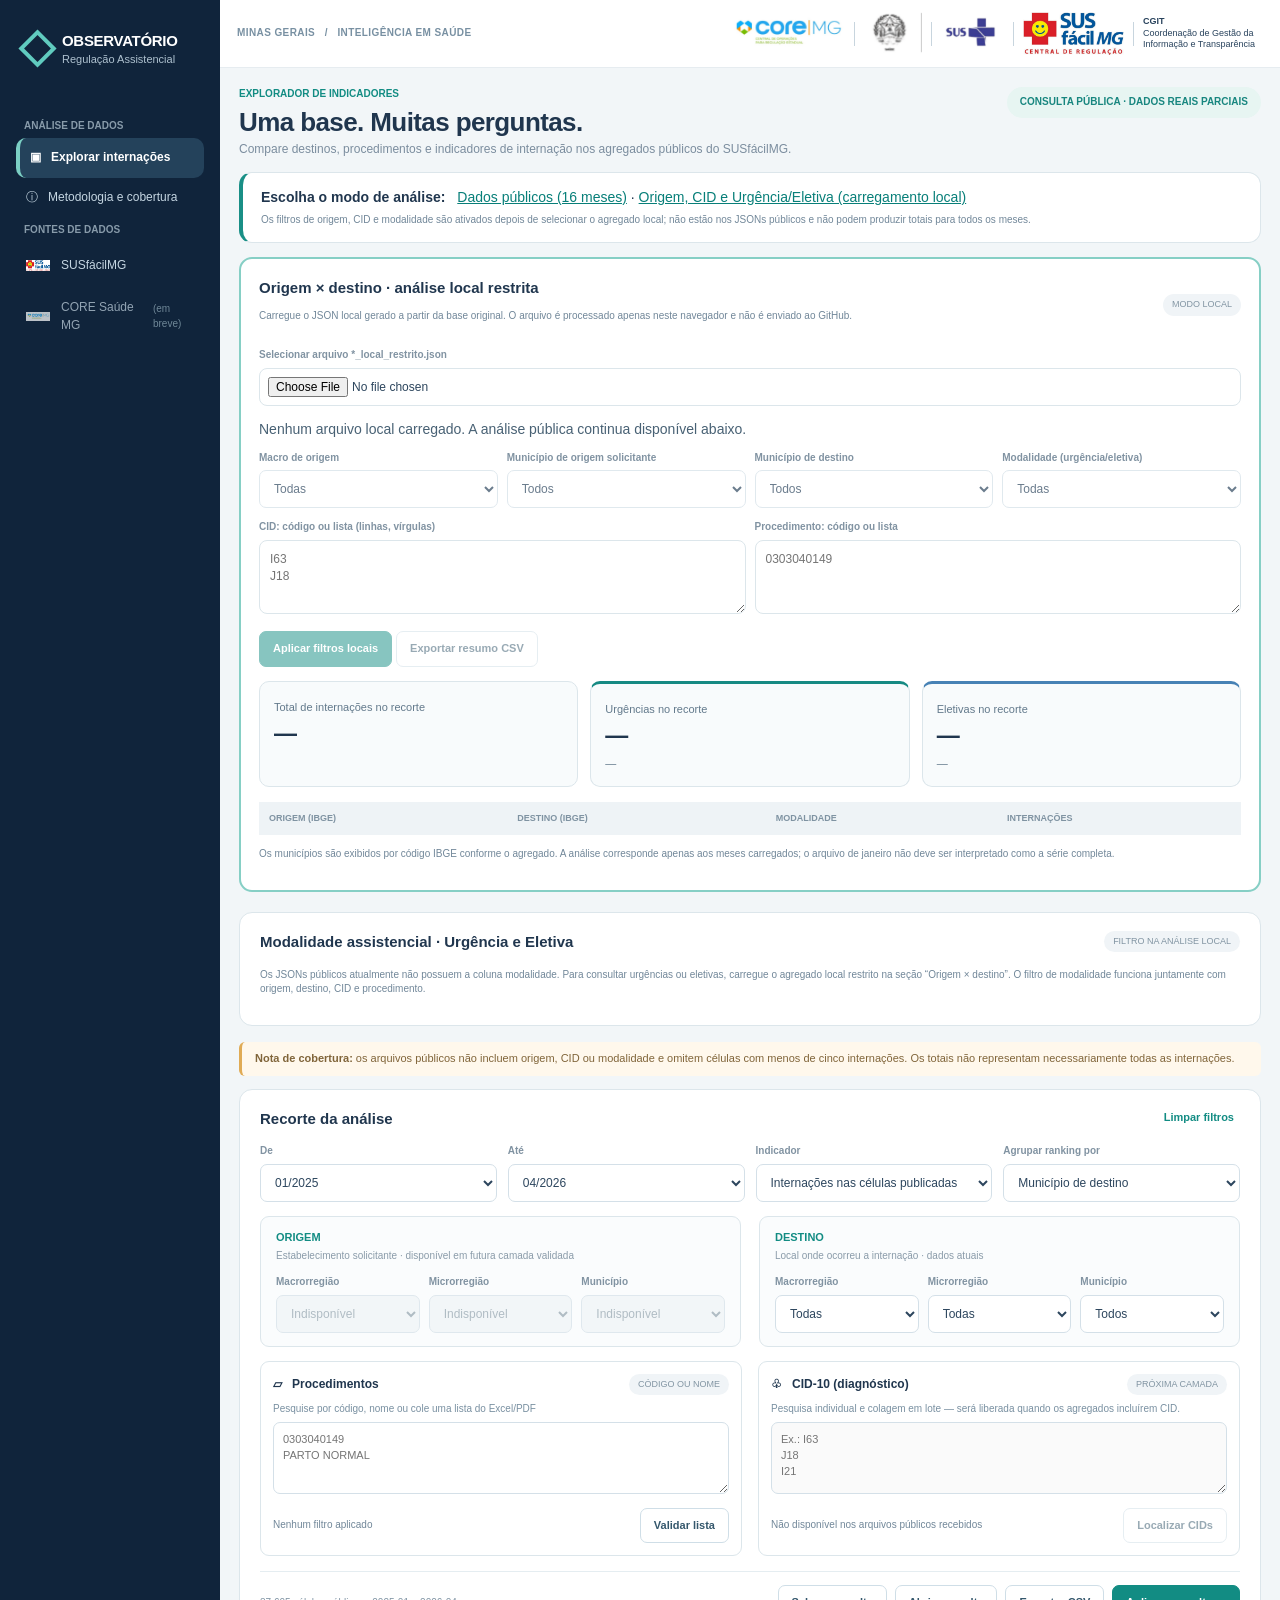
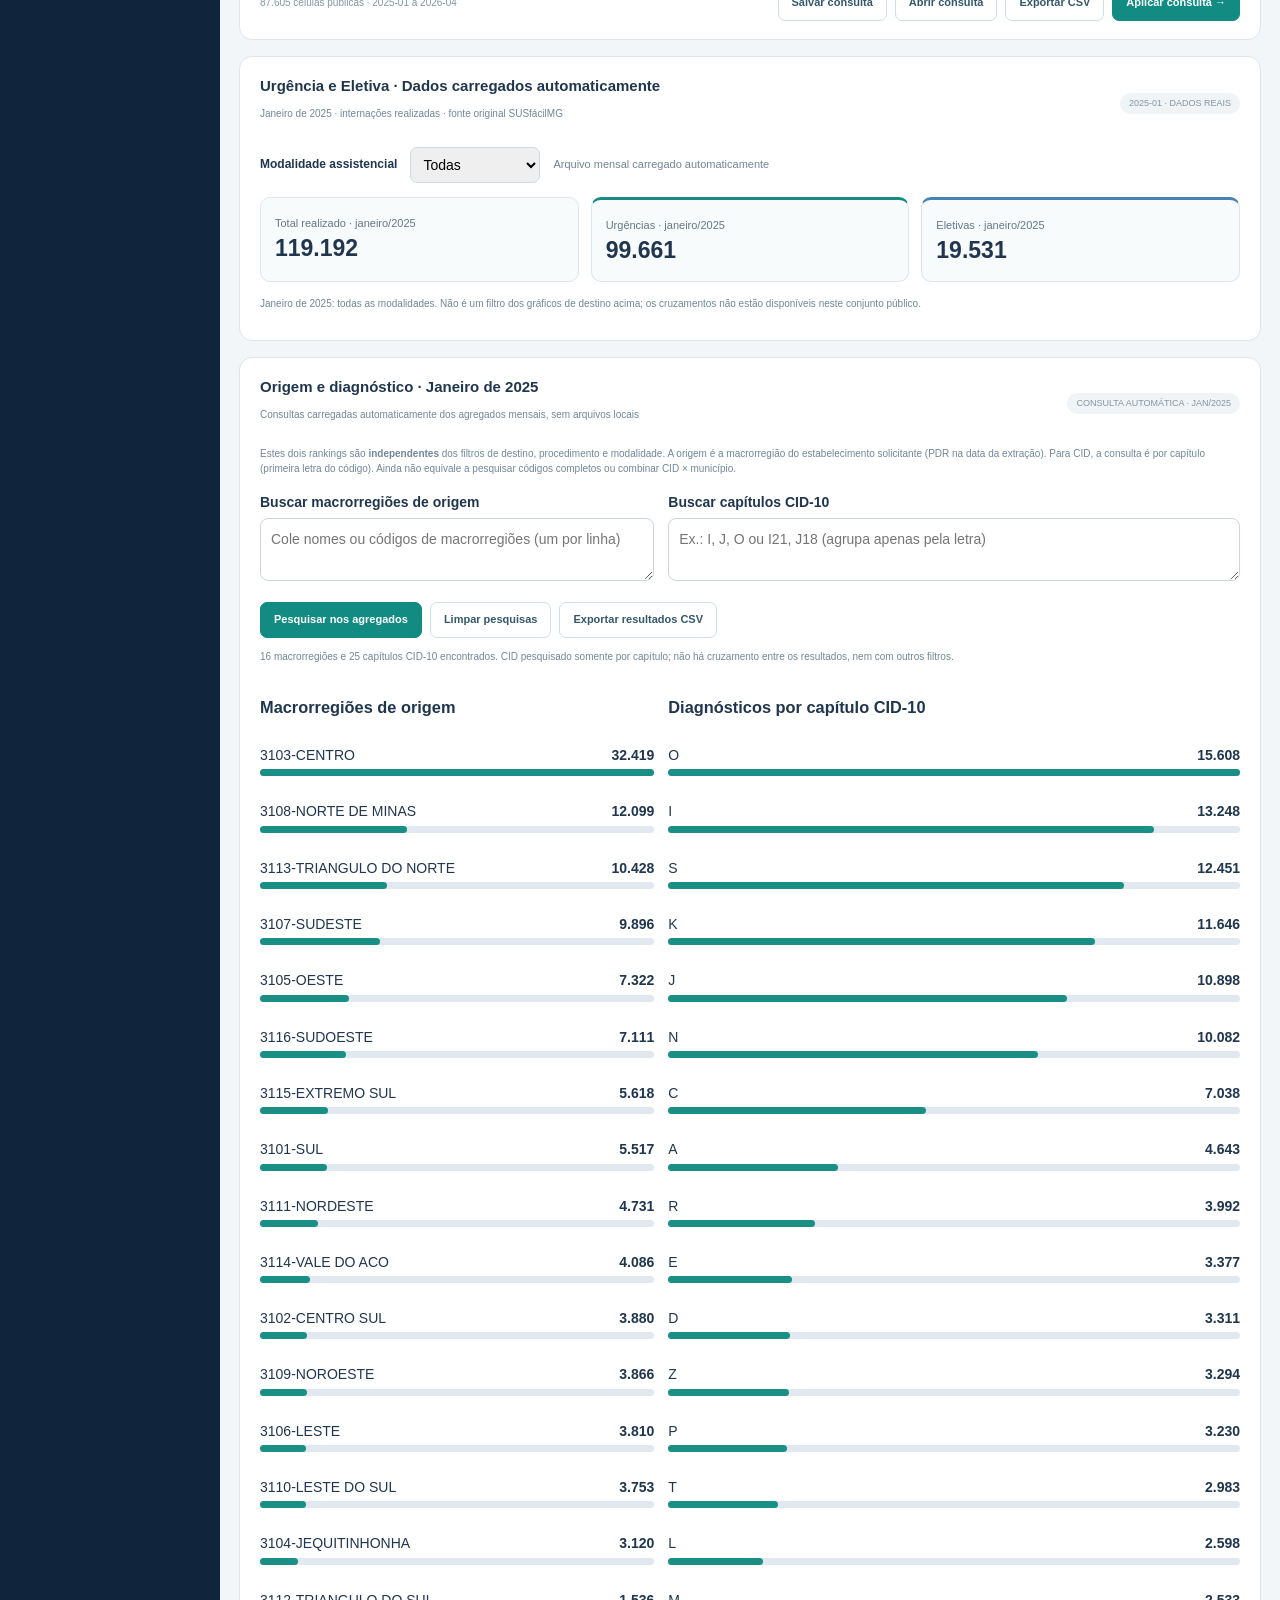
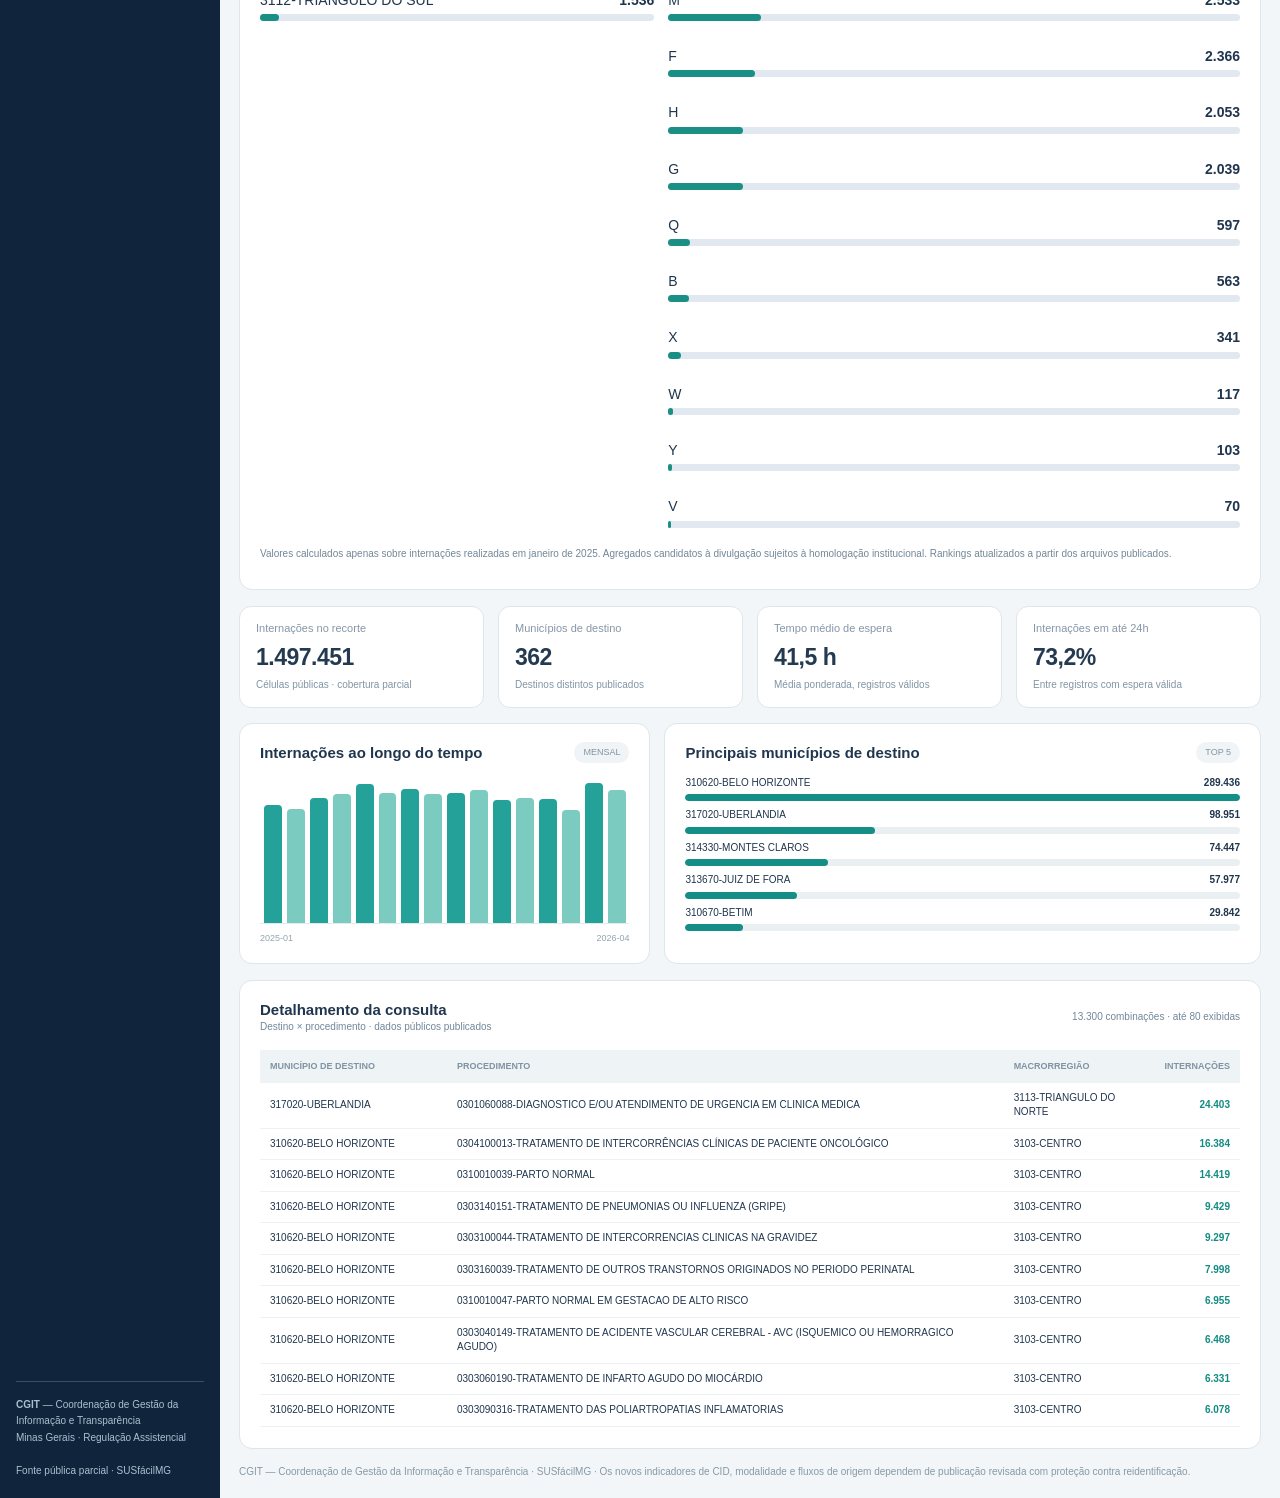
<file: index.html>
<!doctype html>
<html lang="pt-BR"><head><meta charset="utf-8"><meta name="viewport" content="width=device-width, initial-scale=1"><title>Observatório | Regulação Assistencial</title>
<style>
:root{--navy:#10243b;--navy2:#193450;--ink:#20364e;--muted:#7b8d9e;--line:#dce6eb;--bg:#f2f6f8;--teal:#128c83;--mint:#7bcfc4;--white:#fff;--warm:#fff8ec}*{box-sizing:border-box}html{scroll-behavior:smooth}body{margin:0;color:var(--ink);background:var(--bg);font:14px/1.45 Inter,Arial,Helvetica,sans-serif}button,input,select,textarea{font:inherit}button{cursor:pointer}button:disabled{cursor:not-allowed;opacity:.5}button:focus-visible,select:focus-visible,textarea:focus-visible,input:focus-visible,a:focus-visible{outline:3px solid #6bd6c7;outline-offset:2px}a{color:inherit}.layout{display:grid;grid-template-columns:220px minmax(0,1fr);min-height:100vh}.sidebar{background:var(--navy);color:#dce8ee;display:flex;flex-direction:column;padding:30px 16px 19px;gap:22px;min-height:100vh}.identity{display:flex;align-items:center;gap:11px;padding:0 8px 23px}.diamond{width:27px;height:27px;border:4px solid #60cbbf;transform:rotate(45deg);flex:0 0 auto}.identity b{font-size:15px;color:white;letter-spacing:-.3px}.identity small{display:block;color:#aec1cf;font-size:11px}.menu-label{font-size:10px;color:#889baa;font-weight:700;margin:6px 8px 5px;text-transform:uppercase}.side-link{border:0;background:none;color:#c5d6e2;width:100%;text-align:left;display:flex;align-items:center;gap:11px;padding:11px 10px;border-radius:10px;font-size:12px;text-decoration:none;min-height:39px}.side-link:hover{background:#1a3853}.side-link.active{background:#24425b;border-left:4px solid var(--mint);color:#fff;font-weight:700}.side-link svg{width:17px;height:17px;flex:0 0 auto}.side-link .logomark{width:24px;height:24px;object-fit:contain;border-radius:4px}.side-link.subtle{opacity:.72}.side-link .note{color:#94aebb;font-size:10px}.side-sources{margin-top:11px;border-top:1px solid #345067;padding-top:14px}.sidebar-bottom{margin-top:auto;border-top:1px solid #365068;padding-top:15px;font-size:10px;color:#abc0d0;line-height:1.65}.page{min-width:0}.topbar{min-height:68px;padding:10px 26px;background:#fff;border-bottom:1px solid #e6ecf0;display:flex;align-items:center;justify-content:space-between;gap:20px}.crumb{color:#7890a2;text-transform:uppercase;font-size:10px;letter-spacing:.4px;font-weight:800;white-space:nowrap}.partners{display:flex;align-items:center;gap:16px;min-width:0}.partners .partner{display:flex;align-items:center;justify-content:center;max-width:170px;height:46px}.partners img{max-width:100%;max-height:44px;object-fit:contain}.partners .sus{width:63px}.partners .gov{width:58px;max-height:46px}.partner-division{height:28px;width:1px;background:#c8d5de}.owner-top{font-size:10px;line-height:1.3;font-weight:800;color:#29435d;max-width:178px}.content{padding:24px;max-width:1600px;margin:0 auto}.overline{color:var(--teal);font-weight:800;font-size:10px;text-transform:uppercase}.intro{display:flex;justify-content:space-between;align-items:flex-start;gap:14px;margin-bottom:14px}.intro h1{font-size:26px;letter-spacing:-.6px;line-height:1.2;margin:5px 0 3px}.intro p{margin:0;color:var(--muted);font-size:12px}.pill{background:#e7f5f2;color:#18867f;padding:8px 13px;border-radius:999px;white-space:nowrap;font-weight:700;font-size:10px}.panel{background:#fff;border:1px solid var(--line);border-radius:13px;padding:18px 20px;margin-bottom:16px}.panel h2{font-size:15px;margin:0;color:var(--ink)}.panel-header{display:flex;align-items:center;justify-content:space-between;gap:10px;margin-bottom:15px}.linkbtn{border:0;background:none;color:var(--teal);font-weight:700;font-size:11px}.filter-top{display:grid;grid-template-columns:repeat(4,minmax(0,1fr));gap:11px;margin-bottom:14px}.field label{display:block;font-size:10px;color:#8193a2;font-weight:800;margin-bottom:5px}.field select,.field textarea,.field input{width:100%;background:#fff;color:#2d465e;border:1px solid #d4e0e8;border-radius:7px;padding:10px;font-size:12px;min-height:37px}.field textarea{resize:vertical;min-height:74px}.territory-row{display:grid;grid-template-columns:1fr 1fr;gap:18px}.territory{border:1px solid var(--line);background:#fafcfd;border-radius:9px;padding:13px 15px;min-height:110px}.territory h3{font-size:11px;color:var(--teal);margin:0 0 3px}.territory p{font-size:10px;color:#8a9ba9;margin:0 0 12px}.territory-grid{display:grid;grid-template-columns:repeat(3,minmax(0,1fr));gap:9px}.territory-grid.four{grid-template-columns:repeat(4,minmax(0,1fr))}.hint{font-size:10px;color:#718799}.disabled-field select{background:#f0f4f6;color:#91a2ad}.catalogs{display:grid;grid-template-columns:1fr 1fr;gap:16px;margin-top:14px}.catalog{border:1px solid var(--line);border-radius:9px;padding:12px;background:#fff}.catalog-head{display:flex;justify-content:space-between;align-items:center;gap:7px;margin-bottom:7px}.catalog-head h3{font-size:12px;margin:0}.catalog .caption{font-size:10px;color:#7990a1;margin:4px 0 6px}.catalog textarea{width:100%;min-height:72px;border-radius:7px;border:1px solid #d4e0e8;padding:9px;font-size:11px;resize:vertical}.catalog .mini-actions{display:flex;justify-content:space-between;gap:8px;margin-top:8px;align-items:center}.small{font-size:11px}.btn{background:var(--teal);color:#fff;border:1px solid var(--teal);padding:9px 13px;border-radius:7px;font-weight:700;font-size:11px}.btn.secondary{background:#fff;color:#34576c;border-color:#cfdee7}.btn:focus-visible{outline:3px solid #65d2c8}.btnrow{display:flex;gap:8px;align-items:center;justify-content:flex-end;flex-wrap:wrap}.actions{border-top:1px solid #e5edf1;padding-top:13px;margin-top:15px;display:flex;gap:10px;justify-content:space-between;align-items:center;flex-wrap:wrap}.actions .left{font-size:10px;color:#8296a5}.notice{border-left:3px solid #e0ab55;background:var(--warm);padding:9px 13px;border-radius:6px;color:#80653a;font-size:11px;margin-bottom:13px}.metric-grid{display:grid;grid-template-columns:repeat(4,minmax(0,1fr));gap:14px}.metric{background:#fff;border:1px solid var(--line);border-radius:12px;padding:14px 16px;min-height:96px}.metric .label{font-size:11px;color:#8596a6}.metric .value{font-size:23px;font-weight:800;color:#243a50;letter-spacing:-.5px;margin:4px 0}.metric .foot{font-size:10px;color:#8195a4}.viz-grid{display:grid;grid-template-columns:1fr 1.45fr;gap:14px;margin-top:15px}.viz{min-height:235px}.viz-header{display:flex;justify-content:space-between;align-items:center;margin-bottom:12px}.tiny-tag{font-size:9px;border-radius:20px;background:#f0f4f7;color:#8194a2;padding:4px 9px}.barset{display:flex;align-items:flex-end;gap:5px;height:148px;border-bottom:1px solid #e3eaee;padding:7px 4px 0}.vertical{flex:1;border-radius:4px 4px 0 0;background:#24a198;min-width:3px;position:relative}.vertical:nth-child(even){background:#7bcbc0}.vertical:hover:after{content:attr(data-label);position:absolute;bottom:100%;left:50%;transform:translateX(-50%);background:#233a50;color:white;font-size:10px;padding:3px 5px;border-radius:4px;white-space:nowrap}.chart-axis{display:flex;justify-content:space-between;color:#93a4ae;font-size:9px;margin-top:8px}.rank{display:grid;gap:7px}.rank-item .names{display:flex;justify-content:space-between;gap:8px;font-size:10px}.rank-item .names b{font-weight:800}.track{background:#eaf0f1;height:7px;border-radius:10px;overflow:hidden;margin-top:4px}.track span{display:block;background:#158e87;height:100%;border-radius:10px}.data-table{width:100%;border-collapse:collapse;font-size:10px}.data-table th{background:#eef3f6;color:#7f93a2;text-transform:uppercase;font-size:9px;text-align:left;padding:10px}.data-table td{padding:8px 10px;border-bottom:1px solid #edf1f3}.data-table td:last-child{text-align:right;font-weight:700;color:var(--teal)}.table-scroll{overflow-x:auto;max-height:380px;overflow-y:auto}.footnote{font-size:10px;color:#8799a7;margin:9px 0 0}.hidden{display:none!important}.loading{color:#748899;font-size:12px}.warning{color:#86673c}.nav-view{display:none}.nav-view.current{display:block}.saved{background:#f2f7f8;padding:10px;border-radius:8px;margin-top:7px;font-size:11px;color:#466377}.logo-strip-mobile{display:none}@media(max-width:1370px){.partners{gap:9px}.partner-division{height:24px}.partners .partner{max-width:120px}.owner-top{max-width:120px;font-size:9px}.topbar{padding:10px 17px}.content{padding:19px}}@media(max-width:1080px){.layout{grid-template-columns:192px minmax(0,1fr)}.sidebar{padding:24px 10px}.territory-row,.catalogs,.viz-grid{grid-template-columns:1fr}.metric-grid{grid-template-columns:repeat(2,1fr)}.topbar .crumb{display:none}.partners{justify-content:space-between;width:100%}}@media(max-width:650px){.layout{display:block}.sidebar{min-height:auto;padding:15px}.identity{padding:0}.side-menu{display:flex;flex-wrap:wrap;gap:3px}.side-link{width:auto;padding:9px;font-size:11px}.side-sources,.sidebar-bottom,.menu-label{display:none}.topbar{padding:8px 12px;overflow:auto}.partners{gap:8px}.partners .partner{min-width:55px}.partners .owner-top{display:none}.content{padding:13px}.intro h1{font-size:23px}.intro{flex-wrap:wrap}.filter-top{grid-template-columns:1fr 1fr}.territory-grid,.territory-grid.four{grid-template-columns:1fr 1fr}.metric-grid{grid-template-columns:1fr 1fr;gap:7px}.metric .value{font-size:19px}.panel{padding:13px}.actions{justify-content:flex-start}.btnrow{justify-content:flex-start}}

.modality-kpis{display:grid;grid-template-columns:repeat(3,minmax(0,1fr));gap:12px;margin:12px 0 15px}
.modality-kpi{border:1px solid #dce6eb;border-radius:10px;padding:14px;background:#f8fbfc}
.modality-kpi strong{font-size:23px;display:block;color:#20364e}
.modality-kpi span{font-size:11px;color:#62798b}
.modality-kpi.urg{border-top:3px solid #168a83}.modality-kpi.ele{border-top:3px solid #4782b5}
@media(max-width:720px){.modality-kpis{grid-template-columns:1fr}}

.modality-public-controls{display:flex;align-items:center;gap:13px;flex-wrap:wrap;margin-bottom:14px}.modality-public-controls label{font-weight:700;font-size:12px}.modality-public-controls select{padding:8px;border:1px solid #ccdce4;border-radius:7px;min-width:130px}.modality-public-controls span{font-size:11px;color:#728595}.modality-public-controls select:focus-visible{outline:3px solid #6bd6c7}.modality-public-controls select:disabled{opacity:.55}
</style></head>
<body><div class="layout"><aside class="sidebar"><div class="identity"><span class="diamond" aria-hidden="true"></span><div><b>OBSERVATÓRIO</b><small>Regulação Assistencial</small></div></div>
<div class="side-menu"><div class="menu-label">ANÁLISE DE DADOS</div><a class="side-link active" href="#explorar" id="navExplore">▣ &nbsp; Explorar internações</a><a class="side-link" href="#metodologia" id="navMethod">ⓘ &nbsp; Metodologia e cobertura</a><div class="menu-label">FONTES DE DADOS</div><a class="side-link" href="#explorar"><img class="logomark" src="assets/susfacil.jpeg" alt="Símbolo SUSfácilMG"> SUSfácilMG</a><div class="side-link subtle" title="Integração futura"><img class="logomark" src="assets/core.png" alt="Símbolo CORE Saúde MG"> CORE Saúde MG <span class="note">(em breve)</span></div></div>
<div class="sidebar-bottom"><strong>CGIT</strong> — Coordenação de Gestão da Informação e Transparência<br>Minas Gerais · Regulação Assistencial<br><br>Fonte pública parcial · SUSfácilMG</div></aside>
<div class="page"><header class="topbar"><span class="crumb">MINAS GERAIS &nbsp; / &nbsp; INTELIGÊNCIA EM SAÚDE</span><div class="partners"><span class="partner"><img src="assets/core.png" alt="CORE MG"></span><i class="partner-division"></i><span class="partner"><img class="gov" src="[data-uri]" alt="Brasão de Minas Gerais" onerror="this.style.display='none';this.nextElementSibling.style.display='block'"><strong style="display:none;font-size:10px">MINAS GERAIS</strong></span><i class="partner-division"></i><span class="partner"><img class="sus" src="[data-uri]" alt="SUS" onerror="this.style.display='none';this.nextElementSibling.style.display='block'"><strong style="display:none;color:#334f9e">SUS</strong></span><i class="partner-division"></i><span class="partner"><img src="assets/susfacil.jpeg" alt="SUSfácilMG"></span><i class="partner-division"></i><div class="owner-top">CGIT<br><span style="font-weight:500">Coordenação de Gestão da Informação e Transparência</span></div></div></header>
<main class="content" id="explorar"><section id="mainView" class="nav-view current"><div class="intro"><div><div class="overline">EXPLORADOR DE INDICADORES</div><h1>Uma base. Muitas perguntas.</h1><p>Compare destinos, procedimentos e indicadores de internação nos agregados públicos do SUSfácilMG.</p></div><span class="pill">CONSULTA PÚBLICA · DADOS REAIS PARCIAIS</span></div>

<div class="panel" style="margin:12px 0;padding:14px 18px;border-left:4px solid #198f86"><strong>Escolha o modo de análise:</strong> <a href="#recorte-publico" style="color:#087f79;text-decoration:underline;margin-left:8px">Dados públicos (16 meses)</a> · <a href="#analiseLocal" style="color:#087f79;text-decoration:underline">Origem, CID e Urgência/Eletiva (carregamento local)</a><p class="hint" style="margin:6px 0 0">Os filtros de origem, CID e modalidade são ativados depois de selecionar o agregado local; não estão nos JSONs públicos e não podem produzir totais para todos os meses.</p></div>
<section class="panel" id="analiseLocal" style="margin:14px 0 20px;border:2px solid #86cfc5;padding:18px">
 <div class="panel-header"><div><h2>Origem × destino · análise local restrita</h2><p class="hint">Carregue o JSON local gerado a partir da base original. O arquivo é processado apenas neste navegador e não é enviado ao GitHub.</p></div><span class="tiny-tag">MODO LOCAL</span></div>
 <div class="field" style="margin-bottom:13px"><label for="localFile">Selecionar arquivo *_local_restrito.json</label><input id="localFile" type="file" accept=".json,application/json" style="max-width:100%;padding:8px;border:1px solid #dce6eb;border-radius:8px" /></div>
 <div id="localStatus" role="status" style="margin-bottom:12px;color:#486174">Nenhum arquivo local carregado. A análise pública continua disponível abaixo.</div>
 <div class="territory-grid" style="grid-template-columns:repeat(auto-fit,minmax(160px,1fr));gap:9px;margin-bottom:12px">
  <div class="field"><label for="localMacroO">Macro de origem</label><select id="localMacroO" disabled><option value="">Todas</option></select></div>
  <div class="field"><label for="localOrigem">Município de origem solicitante</label><select id="localOrigem" disabled><option value="">Todos</option></select></div>
  <div class="field"><label for="localDestino">Município de destino</label><select id="localDestino" disabled><option value="">Todos</option></select></div>
  <div class="field"><label for="localModalidade">Modalidade (urgência/eletiva)</label><select id="localModalidade" disabled><option value="">Todas</option></select></div>
 </div>
 <div class="territory-grid" style="grid-template-columns:repeat(auto-fit,minmax(220px,1fr));gap:9px;margin-bottom:12px">
  <div class="field"><label for="localCid">CID: código ou lista (linhas, vírgulas)</label><textarea id="localCid" rows="3" placeholder="I63
J18" disabled style="width:100%;border:1px solid #dce6eb;border-radius:8px;padding:10px"></textarea></div>
  <div class="field"><label for="localProc">Procedimento: código ou lista</label><textarea id="localProc" rows="3" placeholder="0303040149" disabled style="width:100%;border:1px solid #dce6eb;border-radius:8px;padding:10px"></textarea></div>
 </div>
 <button class="btn" id="localApply" disabled>Aplicar filtros locais</button>
 <button class="btn secondary" id="localExport" disabled>Exportar resumo CSV</button>
 <div id="localMetrics" style="margin:14px 0;font-weight:700" role="status"></div>
 <div class="modality-kpis" aria-label="Indicadores por modalidade">
   <div class="modality-kpi"><span>Total de internações no recorte</span><strong id="localTotal">—</strong></div>
   <div class="modality-kpi urg"><span>Urgências no recorte</span><strong id="localUrg">—</strong><span id="localUrgPct">—</span></div>
   <div class="modality-kpi ele"><span>Eletivas no recorte</span><strong id="localEle">—</strong><span id="localElePct">—</span></div>
 </div>
 <div class="table-scroll"><table class="data-table"><thead><tr><th>Origem (IBGE)</th><th>Destino (IBGE)</th><th>Modalidade</th><th>Internações</th></tr></thead><tbody id="localRows"></tbody></table></div>
 <p class="hint" style="margin-top:12px">Os municípios são exibidos por código IBGE conforme o agregado. A análise corresponde apenas aos meses carregados; o arquivo de janeiro não deve ser interpretado como a série completa.</p>
</section>
<section class="panel" aria-label="Modalidade assistencial — cobertura"><div class="panel-header"><h2>Modalidade assistencial · Urgência e Eletiva</h2><span class="tiny-tag">FILTRO NA ANÁLISE LOCAL</span></div><p class="hint">Os JSONs públicos atualmente não possuem a coluna modalidade. Para consultar urgências ou eletivas, carregue o agregado local restrito na seção “Origem × destino”. O filtro de modalidade funciona juntamente com origem, destino, CID e procedimento.</p></section>
<div class="notice"><strong>Nota de cobertura:</strong> os arquivos públicos não incluem origem, CID ou modalidade e omitem células com menos de cinco internações. Os totais não representam necessariamente todas as internações.</div>
<section class="panel" id="recorte-publico"><div class="panel-header"><h2>Recorte da análise</h2><button type="button" class="linkbtn" id="clearTop">Limpar filtros</button></div>
<div class="filter-top"><div class="field"><label for="from">De</label><select id="from"></select></div><div class="field"><label for="to">Até</label><select id="to"></select></div><div class="field"><label for="indicator">Indicador</label><select id="indicator"><option value="internacoes">Internações nas células publicadas</option><option value="espera">Tempo médio de espera (h)</option><option value="ate24">Internações em até 24h (%)</option><option value="permanencia">Permanência média (dias)</option></select></div><div class="field"><label for="group">Agrupar ranking por</label><select id="group"><option value="city">Município de destino</option><option value="proc">Procedimento</option><option value="macro">Macrorregião de destino</option></select></div></div>
<div class="territory-row"><section class="territory"><h3>ORIGEM</h3><p>Estabelecimento solicitante · disponível em futura camada validada</p><div class="territory-grid"><div class="field disabled-field"><label>Macrorregião</label><select disabled><option>Indisponível</option></select></div><div class="field disabled-field"><label>Microrregião</label><select disabled><option>Indisponível</option></select></div><div class="field disabled-field"><label>Município</label><select disabled><option>Indisponível</option></select></div></div></section>
<section class="territory"><h3>DESTINO</h3><p>Local onde ocorreu a internação · dados atuais</p><div class="territory-grid"><div class="field"><label for="macro">Macrorregião</label><select id="macro"><option value="">Todas</option></select></div><div class="field"><label for="micro">Microrregião</label><select id="micro"><option value="">Todas</option></select></div><div class="field"><label for="city">Município</label><select id="city"><option value="">Todos</option></select></div></div></section></div>
<div class="catalogs"><section class="catalog"><div class="catalog-head"><h3>▱ &nbsp; Procedimentos</h3><span class="tiny-tag">CÓDIGO OU NOME</span></div><div class="caption">Pesquise por código, nome ou cole uma lista do Excel/PDF</div><textarea id="procs" placeholder="0303040149&#10;PARTO NORMAL"></textarea><div class="mini-actions"><span class="hint" id="procinfo">Nenhum filtro aplicado</span><button class="btn secondary" type="button" id="procCheck">Validar lista</button></div></section>
<section class="catalog"><div class="catalog-head"><h3>♧ &nbsp; CID-10 (diagnóstico)</h3><span class="tiny-tag">PRÓXIMA CAMADA</span></div><div class="caption">Pesquisa individual e colagem em lote — será liberada quando os agregados incluírem CID.</div><textarea disabled placeholder="Ex.: I63&#10;J18&#10;I21"></textarea><div class="mini-actions"><span class="hint">Não disponível nos arquivos públicos recebidos</span><button class="btn secondary" disabled>Localizar CIDs</button></div></section></div>
<div class="actions"><div class="left" id="status" role="status">Carregando arquivos públicos…</div><div class="btnrow"><button class="btn secondary" id="saveQuery">Salvar consulta</button><button class="btn secondary" id="openQuery">Abrir consulta</button><button class="btn secondary" id="export">Exportar CSV</button><button class="btn" id="apply">Aplicar consulta →</button></div></div><div class="saved hidden" id="saveMessage"></div></section>
<section class="panel" id="modalidadePublica" aria-label="Urgência e eletiva — janeiro de 2025">
 <div class="panel-header"><div><h2>Urgência e Eletiva · Dados carregados automaticamente</h2><p class="hint">Janeiro de 2025 · internações realizadas · fonte original SUSfácilMG</p></div><span class="tiny-tag">2025-01 · DADOS REAIS</span></div>
 <div class="modality-public-controls"><label for="modalPubSelect">Modalidade assistencial</label><select id="modalPubSelect"><option value="todas">Todas</option><option value="urgencia">Urgência</option><option value="eletiva">Eletiva</option></select><span id="modalPubStatus" role="status">Carregando dados de modalidade…</span></div>
 <div class="modality-kpis" aria-live="polite">
  <div class="modality-kpi"><span>Total realizado · janeiro/2025</span><strong id="modalPubTotal">—</strong></div>
  <div class="modality-kpi urg"><span>Urgências · janeiro/2025</span><strong id="modalPubUrg">—</strong></div>
  <div class="modality-kpi ele"><span>Eletivas · janeiro/2025</span><strong id="modalPubEle">—</strong></div>
 </div>
 <p class="hint" id="modalPubNota" style="margin-top:12px">Indicadores de modalidade são independentes dos filtros de território e procedimento acima. Ainda não há cruzamento validado entre essas dimensões na base pública.</p>
</section>
<section class="panel" id="consultas-fase2" aria-label="Origem e CID — consultas automáticas separadas">
 <div class="panel-header"><div><h2>Origem e diagnóstico · Janeiro de 2025</h2><p class="hint">Consultas carregadas automaticamente dos agregados mensais, sem arquivos locais</p></div><span class="tiny-tag">CONSULTA AUTOMÁTICA · JAN/2025</span></div>
 <p class="hint">Estes dois rankings são <strong>independentes</strong> dos filtros de destino, procedimento e modalidade. A origem é a macrorregião do estabelecimento solicitante (PDR na data da extração). Para CID, a consulta é por capítulo (primeira letra do código). Ainda não equivale a pesquisar códigos completos ou combinar CID × município.</p>
 <div class="viz-grid" style="margin:16px 0;align-items:end"><div><label for="buscaMacroFinal" style="display:block;font-weight:650;margin-bottom:6px">Buscar macrorregiões de origem</label><textarea id="buscaMacroFinal" rows="2" style="width:100%;min-height:58px;padding:10px;border:1px solid #cbd5e1;border-radius:8px" placeholder="Cole nomes ou códigos de macrorregiões (um por linha)"></textarea></div><div><label for="buscaCidFinal" style="display:block;font-weight:650;margin-bottom:6px">Buscar capítulos CID-10</label><textarea id="buscaCidFinal" rows="2" style="width:100%;min-height:58px;padding:10px;border:1px solid #cbd5e1;border-radius:8px" placeholder="Ex.: I, J, O ou I21, J18 (agrupa apenas pela letra)"></textarea></div></div>
 <div style="display:flex;gap:8px;flex-wrap:wrap;margin-bottom:12px"><button type="button" class="btn" id="aplicarBuscaFinal">Pesquisar nos agregados</button><button type="button" class="btn secondary" id="limparBuscaFinal">Limpar pesquisas</button><button type="button" class="btn secondary" id="exportarResumoFinal">Exportar resultados CSV</button></div>
 <p class="hint" id="avisoBuscaFinal" role="status">A pesquisa CID funciona por capítulo (primeira letra), não por código completo. Resultados independentes, exclusivamente janeiro/2025.</p>
 <div class="viz-grid"><div><h3>Macrorregiões de origem</h3><div id="fase2Origem" class="rank" role="status">Carregando origem…</div></div><div><h3>Diagnósticos por capítulo CID-10</h3><div id="fase2Cid" class="rank" role="status">Carregando CID…</div></div></div>
 <p id="fase2Status" class="hint">Valores calculados apenas sobre internações realizadas em janeiro de 2025. Agregados candidatos à divulgação sujeitos à homologação institucional.</p>
</section>
<div class="metric-grid"><div class="metric"><div class="label">Internações no recorte</div><div class="value" id="n">—</div><div class="foot">Células públicas · cobertura parcial</div></div><div class="metric"><div class="label">Municípios de destino</div><div class="value" id="ndest">—</div><div class="foot">Destinos distintos publicados</div></div><div class="metric"><div class="label">Tempo médio de espera</div><div class="value" id="wait">—</div><div class="foot">Média ponderada, registros válidos</div></div><div class="metric"><div class="label">Internações em até 24h</div><div class="value" id="quick">—</div><div class="foot">Entre registros com espera válida</div></div></div>
<div class="viz-grid"><section class="panel viz"><div class="viz-header"><h2>Internações ao longo do tempo</h2><span class="tiny-tag">MENSAL</span></div><div id="timeline" class="barset" aria-label="Gráfico de internações mensais"></div><div id="axis" class="chart-axis"><span>—</span><span>—</span></div></section><section class="panel viz"><div class="viz-header"><h2 id="rankingTitle">Principais municípios de destino</h2><span class="tiny-tag">TOP 5</span></div><div id="ranking" class="rank"><span class="loading">Carregando ranking…</span></div></section></div>
<section class="panel"><div class="panel-header"><div><h2>Detalhamento da consulta</h2><div class="hint">Destino × procedimento · dados públicos publicados</div></div><span id="rowsinfo" class="hint">—</span></div><div class="table-scroll"><table class="data-table"><thead><tr><th>Município de destino</th><th>Procedimento</th><th>Macrorregião</th><th>Internações</th></tr></thead><tbody id="tbody"></tbody></table></div></section><p class="footnote">CGIT — Coordenação de Gestão da Informação e Transparência · SUSfácilMG · Os novos indicadores de CID, modalidade e fluxos de origem dependem de publicação revisada com proteção contra reidentificação.</p></section>
<section id="methodView" class="nav-view"><div class="intro"><div><div class="overline">TRANSPARÊNCIA E METODOLOGIA</div><h1>Metodologia e cobertura</h1></div></div><section class="panel"><h2>Sobre os dados publicados</h2><p>Este painel utiliza partições mensais de dados agregados do SUSfácilMG, identificadas pelo arquivo <code>dados/manifest.json</code>. As informações são agregadas por mês, macrorregião, microrregião, município de destino e procedimento.</p><p>A cobertura é parcial: grupos abaixo do limite mínimo de publicação não estão presentes. As métricas de espera e permanência são calculadas a partir das somas e quantidades válidas informadas nos arquivos públicos.</p><p>Informações como origem, diagnóstico CID, modalidade e pessoas distintas exigem nova camada de dados, com validação metodológica e de privacidade. Nunca são inferidas a partir dos campos existentes.</p><button class="btn secondary" id="backExplore">Voltar à análise</button></section></section></main></div></div>
<script>
'use strict';
const $=id=>document.getElementById(id), formatInt=n=>Math.round(n).toLocaleString('pt-BR'), normal=s=>String(s??'').normalize('NFD').replace(/[\u0300-\u036f]/g,'').toLowerCase().trim(), escapeHtml=s=>String(s).replace(/[&<>"']/g,c=>({'&':'&amp;','<':'&lt;','>':'&gt;','"':'&quot;',"'":'&#39;'}[c]));
let all=[],manifest=null,shown=[],currentDetail=[];const months=[], getCode=s=>String(s??'').split('-')[0].trim(), val=id=>$(id).value;
function addOptions(id,values,first){const el=$(id),old=el.value;el.replaceChildren();const start=document.createElement('option');start.value='';start.textContent=first;el.append(start);values.sort((a,b)=>a.localeCompare(b,'pt-BR')).forEach(v=>{const o=document.createElement('option');o.value=v;o.textContent=v;el.append(o)});if(values.includes(old))el.value=old}
function updateCities(){const ma=val('macro'),mi=val('micro');const micros=[...new Set(all.filter(r=>!ma||r[1]===ma).map(r=>r[2]))];addOptions('micro',micros,'Todas');if(micros.includes(mi))$('micro').value=mi;updateCityOnly()}
function updateCityOnly(){const ma=val('macro'),mi=val('micro');const cities=[...new Set(all.filter(r=>(!ma||r[1]===ma)&&(!mi||r[2]===mi)).map(r=>r[3]))];addOptions('city',cities,'Todos')}
function tokens(){return val('procs').split(/[\n;,\t]+/).map(normal).filter(Boolean)}
function checkProcedures(){const terms=tokens();const catalog=[...new Set(all.map(r=>r[4]))];const failures=terms.filter(t=>!catalog.some(p=>{const code=normal(getCode(p));return (/^\d+$/.test(t)?code===t:normal(p).includes(t))}));$('procinfo').textContent=terms.length?`${terms.length} termo(s) · ${failures.length} não localizado(s)`:'Nenhum filtro aplicado';$('procinfo').title=failures.length?'Não encontrados: '+failures.join(', '):'Todos os termos localizados';return failures}
function drawTimeline(groups){const el=$('timeline');el.replaceChildren();const max=Math.max(1,...groups.values());for(const m of months){const n=groups.get(m)||0;const b=document.createElement('div');b.className='vertical';b.style.height=`${Math.max(1,100*n/max)}%`;b.dataset.label=`${m}: ${formatInt(n)}`;b.title=b.dataset.label;el.append(b)}$('axis').firstElementChild.textContent=months[0]||'—';$('axis').lastElementChild.textContent=months[months.length-1]||'—'}
function drawRanking(items){const node=$('ranking');node.replaceChildren();const sorted=[...items].sort((a,b)=>b[1]-a[1]).slice(0,5),max=sorted[0]?.[1]||1;sorted.forEach(([key,num])=>{const item=document.createElement('div');item.className='rank-item';const line=document.createElement('div');line.className='names';const name=document.createElement('span');name.textContent=key;const count=document.createElement('b');count.textContent=formatInt(num);line.append(name,count);const track=document.createElement('div');track.className='track';const fill=document.createElement('span');fill.style.width=Math.max(1,num/max*100)+'%';track.append(fill);item.append(line,track);node.append(item)});if(!sorted.length)node.textContent='Nenhum resultado para esta consulta.'}
function apply(){if(!all.length)return;const from=val('from'),to=val('to');if(from>to){$('status').textContent='Período inválido: escolha um mês inicial anterior ao final.';return}const ts=tokens();shown=all.filter(r=>r[0]>=from&&r[0]<=to&&(!val('macro')||r[1]===val('macro'))&&(!val('micro')||r[2]===val('micro'))&&(!val('city')||r[3]===val('city'))&&(!ts.length||ts.some(t=>/^\d+$/.test(t)?normal(getCode(r[4]))===t:normal(r[4]).includes(t))));let total=0,wn=0,ws=0,quick=0,pn=0,ps=0;const dest=new Map(),proc=new Map(),macro=new Map(),monthly=new Map(),detail=new Map();for(const r of shown){const n=r[5];total+=n;wn+=r[6];ws+=r[7];quick+=r[8];pn+=r[9];ps+=r[10];dest.set(r[3],(dest.get(r[3])||0)+n);proc.set(r[4],(proc.get(r[4])||0)+n);macro.set(r[1],(macro.get(r[1])||0)+n);monthly.set(r[0],(monthly.get(r[0])||0)+n);const key=JSON.stringify([r[3],r[4],r[1]]);detail.set(key,(detail.get(key)||0)+n)}$('n').textContent=formatInt(total);$('ndest').textContent=formatInt(dest.size);$('wait').textContent=wn?(ws/wn).toLocaleString('pt-BR',{maximumFractionDigits:1})+' h':'—';$('quick').textContent=wn?(100*quick/wn).toLocaleString('pt-BR',{maximumFractionDigits:1})+'%':'—';let group=val('group');$('rankingTitle').textContent=group==='city'?'Principais municípios de destino':group==='proc'?'Principais procedimentos':'Principais macrorregiões de destino';drawRanking(group==='city'?dest:group==='proc'?proc:macro);drawTimeline(monthly);currentDetail=[...detail].map(([key,n])=>[...JSON.parse(key),n]).sort((a,b)=>b[3]-a[3]);const body=$('tbody');body.replaceChildren();for(const r of currentDetail.slice(0,80)){const tr=document.createElement('tr');for(const v of [r[0],r[1],r[2],formatInt(r[3])]){const td=document.createElement('td');td.textContent=v;tr.append(td)}body.append(tr)}$('rowsinfo').textContent=`${formatInt(currentDetail.length)} combinações · até 80 exibidas`;$('status').textContent=`${formatInt(shown.length)} células públicas · ${from} a ${to}`;checkProcedures()}
function reset(){if(!months.length)return;$('from').value=months[0];$('to').value=months[months.length-1];$('macro').value='';updateCities();$('micro').value='';updateCityOnly();$('city').value='';$('procs').value='';$('group').value='city';$('indicator').value='internacoes';apply()}
function showMessage(msg){const el=$('saveMessage');el.classList.remove('hidden');el.textContent=msg}
function save(){const payload={from:val('from'),to:val('to'),macro:val('macro'),micro:val('micro'),city:val('city'),procs:val('procs'),group:val('group'),indicator:val('indicator')};try{localStorage.setItem('observatorio_consulta_v3',JSON.stringify(payload));showMessage('Consulta salva neste navegador.')}catch{const file=new Blob([JSON.stringify(payload,null,2)],{type:'application/json'});download(file,'consulta_observatorio.json');showMessage('Seu navegador bloqueou o armazenamento; consulta baixada como JSON.') }}
function openSaved(){try{const v=JSON.parse(localStorage.getItem('observatorio_consulta_v3')||'null');if(!v){showMessage('Nenhuma consulta salva neste navegador.');return}for(const id of ['from','to','macro','procs','group','indicator'])if(v[id]!=null)$(id).value=v[id];updateCities();if(v.micro) $('micro').value=v.micro;updateCityOnly();if(v.city)$('city').value=v.city;apply();showMessage('Consulta recuperada.')}catch(e){showMessage('Não foi possível recuperar a consulta: '+e.message)}}
function download(blob,name){const url=URL.createObjectURL(blob),a=document.createElement('a');a.href=url;a.download=name;a.click();setTimeout(()=>URL.revokeObjectURL(url),2000)}
function exportCsv(){const rows=[['Município de destino','Procedimento','Macrorregião de destino','Internações publicadas'],...currentDetail];const csv='\ufeff'+rows.map(row=>row.map(v=>'"'+String(v).replace(/"/g,'""')+'"').join(';')).join('\r\n');download(new Blob([csv],{type:'text/csv;charset=utf-8'}),'observatorio_consulta_publica.csv')}
async function load(){try{const result=await fetch('dados/manifest.json');if(!result.ok)throw Error('dados/manifest.json: HTTP '+result.status+' (confira a pasta dados no GitHub Pages)');manifest=await result.json();months.push(...manifest.particoes.map(p=>p.mes).sort());for(const id of ['from','to'])for(const m of months){const o=document.createElement('option');o.value=m;o.textContent=m.slice(5)+'/'+m.slice(0,4);$(id).append(o)}$('from').value=months[0];$('to').value=months[months.length-1];const collections=await Promise.all(manifest.particoes.map(async p=>{const r=await fetch('dados/'+p.arquivo);if(!r.ok)throw Error('dados/'+p.arquivo+': HTTP '+r.status);return r.json()}));all=collections.flat();addOptions('macro',[...new Set(all.map(r=>r[1]))],'Todas');updateCities();apply()}catch(e){$('status').textContent='Erro ao carregar: '+e.message+'. Verifique a pasta dados da publicação e tente recarregar a página.';$('ranking').textContent='Dados indisponíveis.'}}
$('macro').addEventListener('change',updateCities);$('micro').addEventListener('change',updateCityOnly);$('apply').addEventListener('click',apply);$('clearTop').addEventListener('click',reset);$('procCheck').addEventListener('click',checkProcedures);$('export').addEventListener('click',exportCsv);$('saveQuery').addEventListener('click',save);$('openQuery').addEventListener('click',openSaved);
function switchView(view){$('mainView').classList.toggle('current',view==='main');$('methodView').classList.toggle('current',view==='method');$('navExplore').classList.toggle('active',view==='main');$('navMethod').classList.toggle('active',view==='method')}
$('navExplore').addEventListener('click',()=>switchView('main'));$('navMethod').addEventListener('click',()=>switchView('method'));$('backExplore').addEventListener('click',()=>{switchView('main');location.hash='explorar'});
load();

// Camada pública de modalidade: é independente dos agregados de destino.
(async function carregarModalidadePublica(){
 const el=id=>document.getElementById(id), fmt=n=>Number(n).toLocaleString('pt-BR');
 const status=el('modalPubStatus'), select=el('modalPubSelect');
 if(!status||!select)return;
 try{
   const r=await fetch('dados/2025-01_modalidade.json',{cache:'no-cache'});
   if(!r.ok)throw Error('HTTP '+r.status+' — dados/2025-01_modalidade.json');
   const dados=await r.json();
   if(dados.periodo!=='2025-01'||!Array.isArray(dados.registros))throw Error('formato ou período inválido');
   const valores=Object.fromEntries(dados.registros.map(r=>[r[1],Number(r[2])]));
   const urg=valores.urgencia||0, ele=valores.eletiva||0, outros=valores.nao_informada||0;
   if(urg+ele+outros!==dados.total)throw Error('total não confere com as modalidades');
   const atualizar=()=>{
     const m=select.value;
     el('modalPubTotal').textContent=fmt(m==='urgencia'?urg:m==='eletiva'?ele:dados.total);
     el('modalPubUrg').textContent=(m==='todas'||m==='urgencia')?fmt(urg):'—';
     el('modalPubEle').textContent=(m==='todas'||m==='eletiva')?fmt(ele):'—';
     el('modalPubNota').textContent='Janeiro de 2025: '+(m==='todas'?'todas as modalidades':m==='urgencia'?'apenas urgências':'apenas eletivas')+'. Não é um filtro dos gráficos de destino acima; os cruzamentos não estão disponíveis neste conjunto público.';
   };
   select.addEventListener('change',atualizar);atualizar();
   status.textContent='Arquivo mensal carregado automaticamente';
 }catch(e){select.disabled=true;status.textContent='Falha ao carregar modalidade: '+e.message;}
})();
</script>
<script>
(()=>{
 const el=id=>document.getElementById(id), ids=['localMacroO','localOrigem','localDestino','localModalidade','localCid','localProc','localApply'];
 let rows=[], fields=[], summary=[];
 const norm=s=>String(s??'').normalize('NFD').replace(/[\u0300-\u036f]/g,'').toUpperCase().trim();
 const setOptions=(id,values)=>{let s=el(id); s.replaceChildren(new Option(id==='localModalidade'?'Todas':'Todos',''));for(let v of [...new Set(values)].sort())s.add(new Option(v,v));};
 const terms=id=>el(id).value.split(/[\n,;\t]+/).map(norm).filter(Boolean);
 function filter(){
  let idx=Object.fromEntries(fields.map((f,i)=>[f,i]));let tCID=terms('localCid'),tProc=terms('localProc');
  const filtered=rows.filter(r=> (!el('localMacroO').value||r[idx.macro_origem]===el('localMacroO').value)&&(!el('localOrigem').value||r[idx.municipio_origem_solicitante]===el('localOrigem').value)&&(!el('localDestino').value||r[idx.municipio_destino]===el('localDestino').value)&&(!el('localModalidade').value||r[idx.modalidade]===el('localModalidade').value)&&(!tCID.length||tCID.some(t=>norm(r[idx.cid]).startsWith(t)))&&(!tProc.length||tProc.some(t=>norm(r[idx.procedimento]).startsWith(t))));
  let count=0,urg=0,ele=0,outros=0,map=new Map();
  for(let r of filtered){
    const n=Number(r[idx.internacoes])||0;
    const modalidade=norm(r[idx.modalidade]);
    count+=n;
    if(modalidade==='URGENCIA')urg+=n;
    else if(modalidade==='ELETIVA')ele+=n;
    else outros+=n;
    const key=JSON.stringify([r[idx.municipio_origem_solicitante],r[idx.municipio_destino],modalidade]);
    map.set(key,(map.get(key)||0)+n);
  }
  summary=[...map].map(([k,n])=>[...JSON.parse(k),n]).sort((a,b)=>b[3]-a[3]);
  const fmt=n=>n.toLocaleString('pt-BR');
  const pct=n=>count?(100*n/count).toLocaleString('pt-BR',{maximumFractionDigits:1})+'%':'—';
  el('localTotal').textContent=fmt(count);
  el('localUrg').textContent=fmt(urg);
  el('localEle').textContent=fmt(ele);
  el('localUrgPct').textContent=pct(urg)+' do total filtrado';
  el('localElePct').textContent=pct(ele)+' do total filtrado';
  el('localMetrics').textContent=`${fmt(summary.length)} combinações origem/destino/modalidade${outros?' · '+fmt(outros)+' registros com modalidade não classificada':''}`;
  const tb=el('localRows');tb.replaceChildren();
  for(let r of summary.slice(0,100)){
    const tr=document.createElement('tr');
    for(let value of [r[0],r[1],r[2]==='URGENCIA'?'Urgência':r[2]==='ELETIVA'?'Eletiva':r[2],fmt(r[3])]){
      const td=document.createElement('td');td.textContent=value;tr.append(td);
    }
    tb.append(tr);
  }
  el('localExport').disabled=summary.length===0;
 }
 el('localFile').addEventListener('change',async e=>{try{
  const file=e.target.files?.[0];if(!file)return;
  if(file.size>100*1024*1024)throw Error('Arquivo maior que 100 MB; processe em lotes menores.');
  let data=JSON.parse(await file.text());
  if(data.schema!==2||data.modo!=='local_restrito'||!Array.isArray(data.campos)||!Array.isArray(data.registros))throw Error('Formato incompatível: selecione um agregado local restrito v2.');
  const required=['modalidade','cid','procedimento','municipio_origem_solicitante','municipio_destino','macro_origem','internacoes'];
  if(required.some(x=>!data.campos.includes(x)))throw Error('Campos de origem/destino ausentes.');
  fields=data.campos;rows=data.registros;let ix=Object.fromEntries(fields.map((f,i)=>[f,i]));
  setOptions('localMacroO',rows.map(r=>r[ix.macro_origem]));setOptions('localOrigem',rows.map(r=>r[ix.municipio_origem_solicitante]));setOptions('localDestino',rows.map(r=>r[ix.municipio_destino]));setOptions('localModalidade',rows.map(r=>r[ix.modalidade]));
  for(let id of ids)el(id).disabled=false;
  el('localStatus').textContent=`Arquivo local carregado: ${file.name} · ${rows.length.toLocaleString('pt-BR')} células · dados mantidos neste navegador.`;
  filter();
 }catch(err){rows=[];for(let id of ids)el(id).disabled=true;el('localStatus').textContent='Erro: '+err.message;}});
 el('localApply').addEventListener('click',filter);
 el('localMacroO').addEventListener('change',()=>{const i=fields.indexOf('macro_origem'),j=fields.indexOf('municipio_origem_solicitante');let match=rows.filter(r=>!el('localMacroO').value||r[i]===el('localMacroO').value);setOptions('localOrigem',match.map(r=>r[j]));});
 el('localExport').addEventListener('click',()=>{const csv='\ufeffOrigem IBGE;Destino IBGE;Modalidade;Internações\r\n'+summary.map(r=>r.join(';')).join('\r\n');const blob=new Blob([csv],{type:'text/csv;charset=utf-8'});const a=document.createElement('a');a.href=URL.createObjectURL(blob);a.download='fluxos_origem_destino_local.csv';a.click();setTimeout(()=>URL.revokeObjectURL(a.href),1000)});
})();
</script>
<script>
(async()=>{
 const root=document.getElementById('consultas-fase2');if(!root)return;
 const esc=s=>String(s).replace(/[&<>"']/g,c=>({'&':'&amp;','<':'&lt;','>':'&gt;','"':'&quot;',"'":'&#39;'}[c]));
 async function render(path,target){
  const el=document.getElementById(target),r=await fetch(path,{cache:'no-cache'});
  if(!r.ok)throw Error(path+' HTTP '+r.status);
  const d=await r.json();if(d.mes!=='2025-01'||d.nivel!=='marginal_independente'||!Array.isArray(d.registros))throw Error('Formato inválido: '+path);
  const ranked=[...d.registros].sort((a,b)=>Number(b[1])-Number(a[1])).slice(0,15);
  if(!ranked.length){el.textContent='Sem grupos publicáveis';return;}
  const mx=Math.max(...ranked.map(x=>Number(x[1])));
  el.innerHTML=ranked.map(([nome,n])=>`<div class="rank-row" style="margin:10px 0"><div style="display:flex;justify-content:space-between;gap:8px"><span>${esc(nome)}</span><strong>${Number(n).toLocaleString('pt-BR')}</strong></div><div style="height:8px;background:#e7eef0;border-radius:6px"><div style="width:${Math.max(0,Math.min(100,100*Number(n)/mx))}%;height:8px;background:#158e86;border-radius:6px"></div></div></div>`).join('');
 }
 try{await Promise.all([render('dados/2025-01_origem_macro.json','fase2Origem'),render('dados/2025-01_cid_capitulos.json','fase2Cid')]);document.getElementById('fase2Status').textContent+=' Rankings atualizados a partir dos arquivos publicados.'}
 catch(e){document.getElementById('fase2Status').textContent='Falha ao carregar agregados da fase 2: '+e.message;}
})();
</script>
<script>
(()=>{'use strict';
const $=id=>document.getElementById(id);
const norm=v=>String(v||'').normalize('NFD').replace(/[\u0300-\u036f]/g,'').toUpperCase().trim();
const fmt=n=>Number(n).toLocaleString('pt-BR');
const escapeHTML=v=>String(v).replace(/[&<>"']/g,c=>({'&':'&amp;','<':'&lt;','>':'&gt;','"':'&quot;',"'":'&#39;'}[c]));
let macro=null,cid=null,shownMacro=[],shownCid=[];
const terms=v=>v.split(/[\n\r;,\t]+/).map(norm).filter(Boolean);
function select(rows,termsInput,isCID){if(!termsInput.length)return rows.slice();return rows.filter(([key])=>termsInput.some(t=>isCID?norm(key)===((t.match(/[A-Z]/)||[])[0]||''):norm(key).includes(t)));}
function paint(id,rows){const el=$(id);if(!rows.length){el.textContent='Nenhum grupo encontrado neste agregado.';return;}const top=rows.slice().sort((a,b)=>b[1]-a[1]);const high=top[0][1]||1;el.innerHTML=top.map(([k,n])=>'<div class="rank-row" style="margin:9px 0"><div style="display:flex;justify-content:space-between;gap:10px"><span>'+escapeHTML(k)+'</span><strong>'+fmt(n)+'</strong></div><div style="background:#e2e8f0;border-radius:6px;height:7px;margin-top:4px"><div style="background:#198f86;height:7px;border-radius:6px;width:'+(100*n/high).toFixed(2)+'%"></div></div></div>').join('');}
function run(){if(!macro||!cid)return;const mt=terms($('buscaMacroFinal').value),ct=terms($('buscaCidFinal').value);shownMacro=select(macro.registros,mt,false);shownCid=select(cid.registros,ct,true);paint('fase2Origem',shownMacro);paint('fase2Cid',shownCid);$('avisoBuscaFinal').textContent=shownMacro.length+' macrorregiões e '+shownCid.length+' capítulos CID-10 encontrados. CID pesquisado somente por capítulo; não há cruzamento entre os resultados, nem com outros filtros.';}
$('aplicarBuscaFinal').addEventListener('click',run);
$('limparBuscaFinal').addEventListener('click',()=>{$('buscaMacroFinal').value='';$('buscaCidFinal').value='';run();});
$('exportarResumoFinal').addEventListener('click',()=>{if(!macro||!cid)return;const csv=['\uFEFFDimensão;Grupo;Internações;Período;Nota','Origem (macro);'+ '"'+''+'"'];csv.pop();for(const [group,n] of shownMacro)csv.push('Origem macro;"'+String(group).replace(/"/g,'""')+'";'+n+';2025-01;Margem independente');for(const [group,n] of shownCid)csv.push('Capítulo CID-10;"'+String(group).replace(/"/g,'""')+'";'+n+';2025-01;Margem independente');const url=URL.createObjectURL(new Blob([csv.join('\r\n')],{type:'text/csv;charset=utf-8'}));const a=document.createElement('a');a.href=url;a.download='origem_cid_janeiro_2025_agregados.csv';a.click();setTimeout(()=>URL.revokeObjectURL(url),1000);});
Promise.all(['dados/2025-01_origem_macro.json','dados/2025-01_cid_capitulos.json'].map(async p=>{const r=await fetch(p,{cache:'no-cache'});if(!r.ok)throw Error(p+': HTTP '+r.status);return r.json()})).then(([m,c])=>{if(m.nivel!=='marginal_independente'||c.nivel!=='marginal_independente')throw Error('Dados incompatíveis');macro=m;cid=c;run();}).catch(e=>{$('avisoBuscaFinal').textContent='Falha no carregamento: '+e.message;});
})();
</script>
</body></html>
</file>
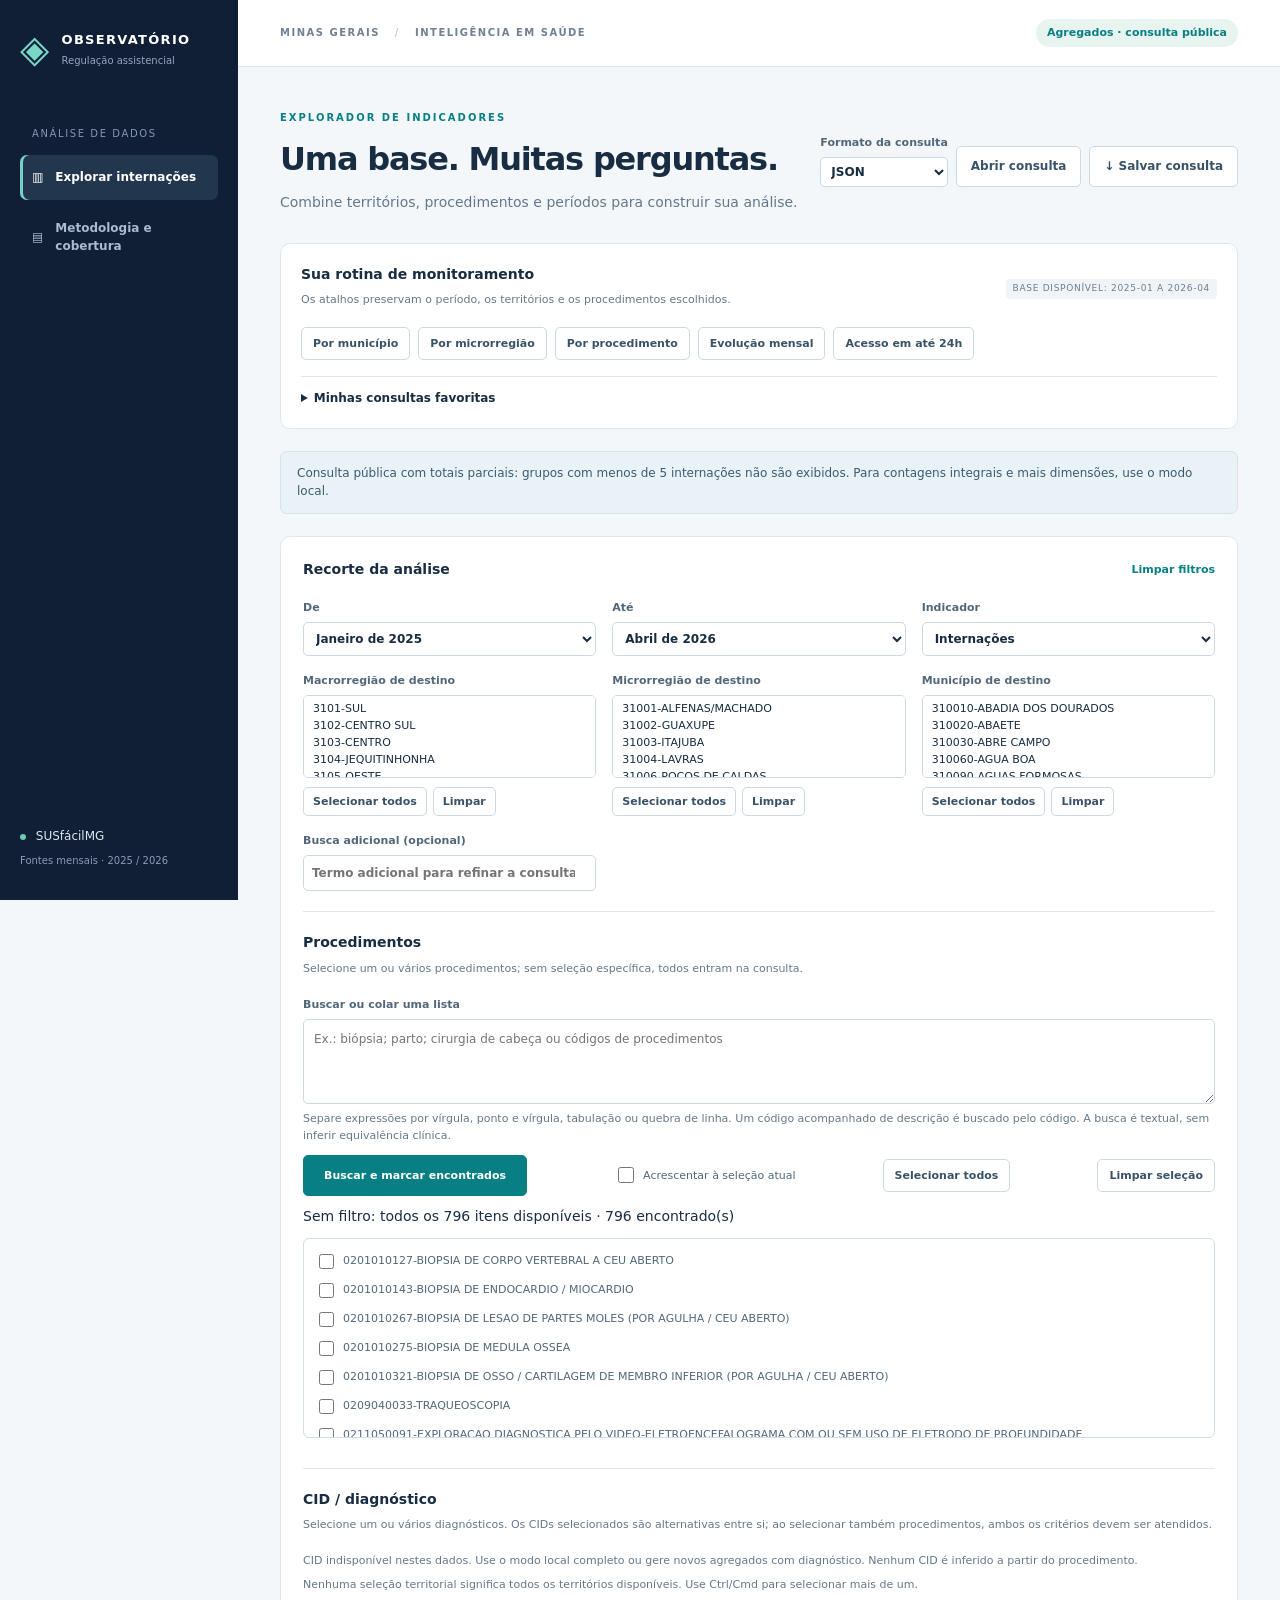
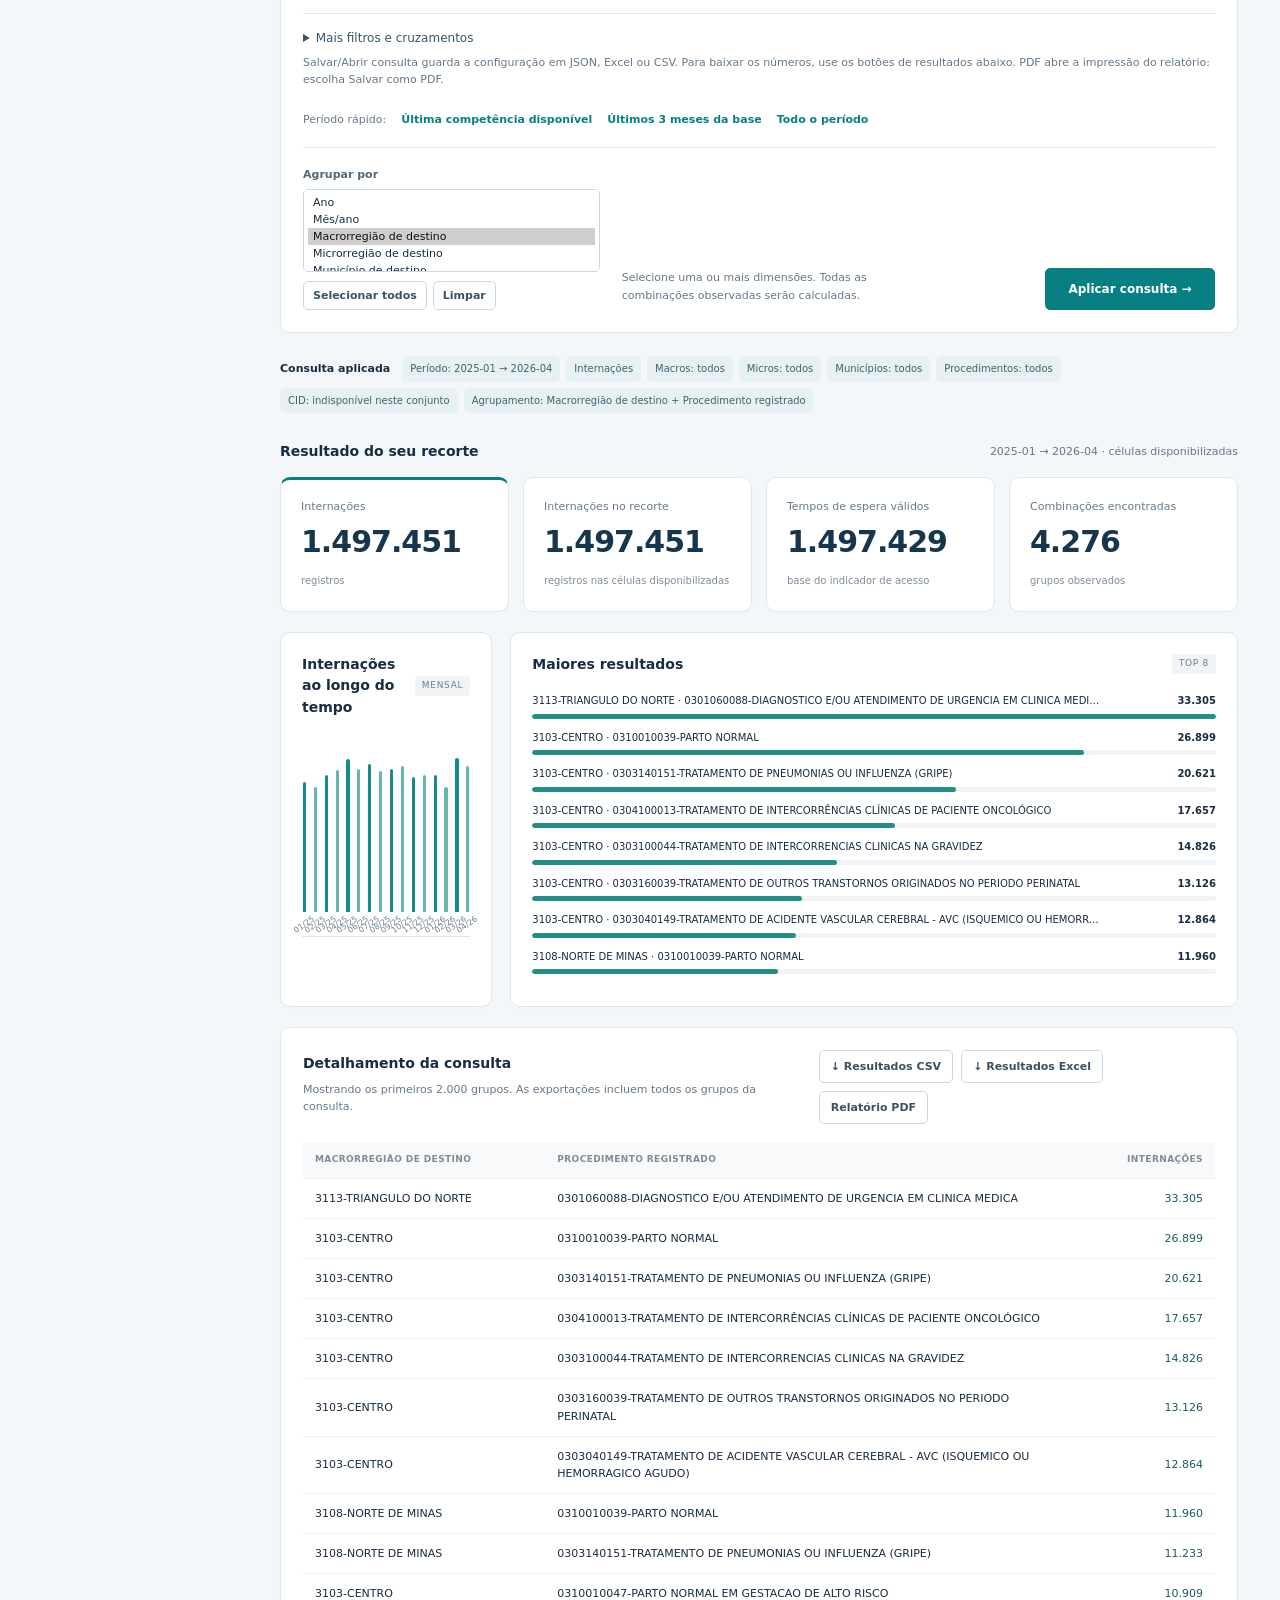
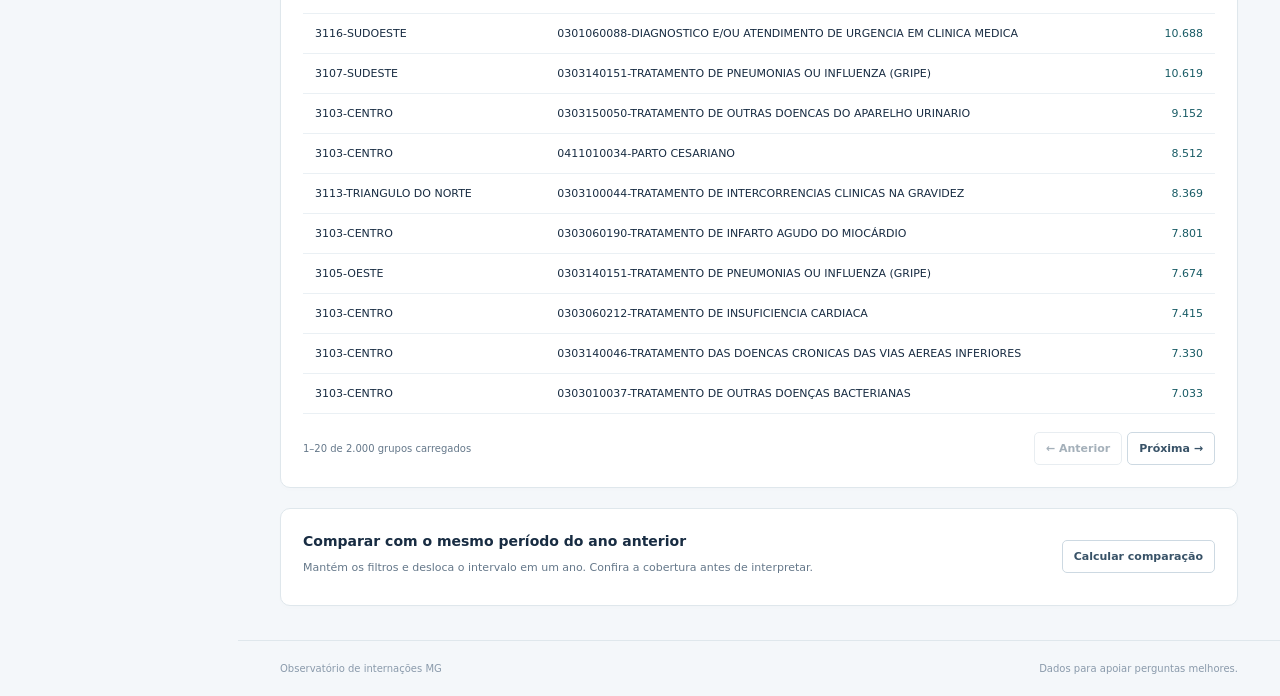
<file: painel/index.html>
<!doctype html>
<html lang="pt-BR"><head><meta charset="utf-8"><meta name="viewport" content="width=device-width,initial-scale=1"><meta name="description" content="Explorador de internações: consultas combináveis de indicadores por período e território."><title>Observatório • Internações MG</title><link rel="stylesheet" href="style.css"></head>
<body>
<aside class="rail"><a href="./" class="brand"><span class="brandicon">◈</span><span>OBSERVATÓRIO<small>Regulação assistencial</small></span></a><div class="rail-label">ANÁLISE DE DADOS</div><button class="nav active" data-view="explorar">▥ <span>Explorar internações</span></button><button class="nav" data-view="metodo">▤ <span>Metodologia e cobertura</span></button><div class="rail-bottom"><span class="dot"></span> SUSfácilMG<br><small>Fontes mensais · 2025 / 2026</small></div></aside>
<div class="shell"><header><span>MINAS GERAIS <span class="slash">/</span> INTELIGÊNCIA EM SAÚDE</span><span class="mode" id="mode">Carregando…</span></header><main>
<section id="view-explorar"><div class="title-row"><div><div class="eyebrow">EXPLORADOR DE INDICADORES</div><h1>Uma base. Muitas perguntas.</h1><p>Combine territórios, procedimentos e períodos para construir sua análise.</p></div><div class="query-actions"><label>Formato da consulta <select id="query-format"><option value="json">JSON</option><option value="xlsx">Excel (.xlsx)</option><option value="csv">CSV</option></select></label><button id="import-query" class="outline">Abrir consulta</button> <button id="export-query" class="outline">↓ Salvar consulta</button><input id="query-file" type="file" accept=".json,.csv,.xlsx,application/json,text/csv,application/vnd.openxmlformats-officedocument.spreadsheetml.sheet" hidden></div></div>
<section class="card workspace-tools" aria-labelledby="workspace-title"><div class="section-title"><div><h2 id="workspace-title">Sua rotina de monitoramento</h2><p class="hint">Os atalhos preservam o período, os territórios e os procedimentos escolhidos.</p></div><span id="data-coverage" class="pill"></span></div><div id="quick-queries" class="quick-queries"><button class="outline small" data-preset="municipios">Por município</button><button class="outline small" data-preset="micros">Por microrregião</button><button class="outline small" data-preset="procedimentos">Por procedimento</button><button class="outline small" data-preset="mensal">Evolução mensal</button><button class="outline small" data-preset="acesso">Acesso em até 24h</button></div><details class="favorites-section"><summary>Minhas consultas favoritas</summary><p class="hint">Salvas somente neste navegador e endereço. Para compartilhar uma configuração com a equipe, use Salvar consulta e envie o arquivo JSON, Excel ou CSV para abrir no painel. Esses arquivos guardam os filtros; os resultados são recalculados com a base disponível.</p><div class="favorite-save"><label>Nome da consulta <input id="favorite-name" maxlength="100" placeholder="Ex.: Monitoramento mensal da minha região"></label><button id="favorite-save" class="outline small">Salvar nos favoritos</button></div><div id="favorites-list" class="favorites-list"></div><p id="favorite-status" class="hint" role="status"></p></details></section>
<div id="notice" class="notice" role="status">Carregando a cobertura das fontes…</div>
<section class="filters card"><div class="section-title"><h2>Recorte da análise</h2><button id="reset" class="text-btn">Limpar filtros</button></div><div class="filter-grid">
<label>De <select id="inicio" aria-label="Mês inicial"></select></label><label>Até <select id="fim" aria-label="Mês final"></select></label><label class="wide">Indicador <select id="indicador"></select></label>
<label>Macrorregião de destino <select id="macro" multiple size="3" aria-label="Macrorregiões de destino"></select></label><label>Microrregião de destino <select id="micro" multiple size="3" aria-label="Microrregiões de destino"></select></label><label>Município de destino <select id="municipio" multiple size="3" aria-label="Municípios de destino"></select></label>
<label class="wide" id="search-label">Busca adicional (opcional) <input type="search" id="busca" placeholder="Termo adicional para refinar a consulta"></label>
</div><section class="procedure-picker" id="procedure-section" aria-labelledby="procedure-title"><div class="section-title"><div><h2 id="procedure-title">Procedimentos</h2><p class="hint">Selecione um ou vários procedimentos; sem seleção específica, todos entram na consulta.</p></div></div><p id="procedure-availability" class="hint"></p><div id="procedure-controls"><label>Buscar ou colar uma lista <textarea id="procedure-search" rows="3" maxlength="50000" placeholder="Ex.: biópsia; parto; cirurgia de cabeça ou códigos de procedimentos"></textarea></label><p class="hint">Separe expressões por vírgula, ponto e vírgula, tabulação ou quebra de linha. Um código acompanhado de descrição é buscado pelo código. A busca é textual, sem inferir equivalência clínica.</p><div class="procedure-tools"><button class="primary small" id="procedure-find">Buscar e marcar encontrados</button><label class="checkbox"><input type="checkbox" id="procedure-append"> Acrescentar à seleção atual</label><button class="outline small" id="procedure-mark-all">Selecionar todos</button><button class="outline small" id="procedure-clear">Limpar seleção</button></div><p id="procedure-status" class="hint" role="status"></p><span id="procedure-count" aria-live="polite"></span><div id="procedure-report" class="match-report"></div><div id="procedure-choices" class="procedure-choices" role="group" aria-label="Selecionar procedimentos"></div><div id="procedure-selected" class="procedure-selected" aria-label="Procedimentos selecionados"></div></div></section><section class="procedure-picker" id="diagnosis-section" aria-labelledby="diagnosis-title"><div class="section-title"><div><h2 id="diagnosis-title">CID / diagnóstico</h2><p class="hint">Selecione um ou vários diagnósticos. Os CIDs selecionados são alternativas entre si; ao selecionar também procedimentos, ambos os critérios devem ser atendidos.</p></div></div><p id="diagnosis-availability" class="hint"></p><div id="diagnosis-controls"><label>Buscar ou colar uma lista <textarea id="diagnosis-search" rows="3" maxlength="50000" placeholder="Ex.: I21; I50; J18.9 ou nomes de diagnósticos"></textarea></label><p class="hint">Separe expressões por vírgula, ponto e vírgula, tabulação ou quebra de linha. Um código acompanhado de descrição é buscado pelo código. A busca é textual, sem inferir equivalência clínica.</p><div class="procedure-tools"><button class="primary small" id="diagnosis-find">Buscar e marcar encontrados</button><label class="checkbox"><input type="checkbox" id="diagnosis-append"> Acrescentar à seleção atual</label><button class="outline small" id="diagnosis-mark-all">Selecionar todos</button><button class="outline small" id="diagnosis-clear">Limpar seleção</button></div><p id="diagnosis-status" class="hint" role="status"></p><span id="diagnosis-count" aria-live="polite"></span><div id="diagnosis-report" class="match-report"></div><div id="diagnosis-choices" class="procedure-choices" role="group" aria-label="Selecionar cid / diagnóstico"></div><div id="diagnosis-selected" class="procedure-selected" aria-label="CID / diagnóstico selecionados"></div></div></section><p class="hint">Nenhuma seleção territorial significa todos os territórios disponíveis. Use Ctrl/Cmd para selecionar mais de um.</p><details class="advanced"><summary>Mais filtros e cruzamentos</summary><p class="hint">Dentro de um filtro, os valores são alternativas. Entre filtros, todos os critérios devem ser atendidos. Use Ctrl/Cmd para selecionar vários valores.</p><div id="extra-filters"></div><button class="outline small" id="add-filter">+ Adicionar filtro</button></details>
<p class="hint">Salvar/Abrir consulta guarda a configuração em JSON, Excel ou CSV. Para baixar os números, use os botões de resultados abaixo. PDF abre a impressão do relatório: escolha Salvar como PDF.</p><div class="period-shortcuts"><span>Período rápido:</span><button class="text-btn" id="last-month">Última competência disponível</button><button class="text-btn" id="last-three">Últimos 3 meses da base</button><button class="text-btn" id="full-period">Todo o período</button></div><div class="group-row"><label>Agrupar por <select id="agrupar" multiple size="3" aria-label="Dimensões de agrupamento"></select></label><div><p class="hint">Selecione uma ou mais dimensões. Todas as combinações observadas serão calculadas.</p><button class="primary" id="run">Aplicar consulta <span>→</span></button></div></div></section>
<div id="query-pending" class="query-pending" role="status" hidden>Você alterou os filtros. Clique em Aplicar consulta para atualizar os resultados.</div><section id="applied-summary" class="applied-summary" aria-label="Resumo da consulta aplicada"></section><div class="results-header"><h2>Resultado do seu recorte</h2><span id="coverage"></span></div><section class="kpis"><article class="card"><div class="kpi-label" id="main-label">Internações</div><strong id="main-value">—</strong><small id="main-unit"></small></article><article class="card"><div class="kpi-label">Internações no recorte</div><strong id="n-value">—</strong><small id="n-label">registros incluídos</small></article><article class="card"><div class="kpi-label">Tempos de espera válidos</div><strong id="valid-value">—</strong><small>base do indicador de acesso</small></article><article class="card"><div class="kpi-label">Combinações encontradas</div><strong id="groups-value">—</strong><small id="groups-label">grupos observados</small></article></section>
<div class="charts"><section class="card chart-card"><div class="section-title"><h2>Internações ao longo do tempo</h2><span class="pill">mensal</span></div><div id="series" class="series" role="img" aria-label="Internações por mês"></div></section><section class="card chart-card"><div class="section-title"><h2>Maiores resultados</h2><span class="pill">top 8</span></div><div id="ranking" class="ranking"></div></section></div>
<section class="card table-card"><div class="section-title"><div><h2>Detalhamento da consulta</h2><p id="table-note" class="hint"></p></div><div class="result-actions"><button id="export-csv" class="outline small">↓ Resultados CSV</button><button id="export-xlsx" class="outline small">↓ Resultados Excel</button><button id="export-pdf" class="outline small">Relatório PDF</button></div></div><div class="table-wrap"><table><thead id="thead"></thead><tbody id="tbody"></tbody></table></div><div class="pagination"><span id="pageinfo"></span><div><button id="prev" class="outline small">← Anterior</button><button id="next" class="outline small">Próxima →</button></div></div></section>
<section class="card compare"><div class="section-title"><div><h2>Comparar com o mesmo período do ano anterior</h2><p class="hint">Mantém os filtros e desloca o intervalo em um ano. Confira a cobertura antes de interpretar.</p></div><button id="compare" class="outline small">Calcular comparação</button></div><div id="comparison" aria-live="polite"></div></section>
</section>
<section id="view-metodo" hidden><div class="eyebrow">MÉTODO E RASTREABILIDADE</div><h1>O que os números representam</h1><p class="lead">Internações realizadas, com competência definida pela data de internação.</p><section class="card prose"><h2>Unidade de contagem</h2><p>Cada registro representa uma internação associada ao procedimento registrado. Não são pacientes únicos, diárias, todos os atos realizados ou todas as solicitações de regulação. A chave de deduplicação combina identificador da internação, data/hora, procedimento e macrorregião de destino.</p><h2>Território</h2><p>O recorte inicial usa o destino: onde ocorreu a internação. Origem e município do paciente são dimensões distintas e estão disponíveis no modo local. Macro e micro utilizam o PDR da data da extração informado nas fontes, sem reclassificação externa.</p><h2>Datas e denominadores</h2><p>Espera = internação menos solicitação, em horas. O percentual em até 24h usa apenas pares de datas válidos, não negativos, e inclui exatamente 24h. Permanência = alta menos internação, em dias, também apenas com pares válidos. Registros sem datas válidas continuam no total de internações. A mediana é calculada sobre os tempos individuais no modo local.</p><p>Proporções de óbito, eletiva e deslocamento usam apenas registros em que a informação é conhecida. “Não informado” não equivale a “Não”. A permanência pode estar incompleta em meses recentes.</p><h2>Limites dos indicadores</h2><p>As fontes não permitem calcular valores financeiros, taxa populacional de internação, ocupação de leitos, produtividade por regulador, mortalidade ajustada ou eficiência de toda a fila. O tempo solicitação → internação é descritivo entre as internações registradas; não avalia quem não conseguiu internar.</p><h2>Publicação e consultas completas</h2><p>O GitHub recebe código e um único conjunto de células agregadas por mês, macro, micro, município de destino e procedimento. Células com menos de 5 internações são omitidas. Todos os gráficos e totais públicos derivam exclusivamente dessas células: não são totais integrais. Médias e percentuais públicos também exigem pelo menos 5 observações válidas na célula de origem. Essa regra reduz a exposição e não constitui garantia formal de anonimização.</p><p>Para análises exatas e dimensões adicionais, execute o painel local. CPF, nomes, data de nascimento, número de internação, bases originais e banco privado não são distribuídos com o site.</p></section><section class="card prose"><h2>Cobertura carregada</h2><div id="source-info"></div></section></section>
</main><footer>Observatório de internações MG <span>Dados para apoiar perguntas melhores.</span></footer></div><script src="core.js"></script><script src="busca-listas.js"></script><script src="seletores.js"></script><script src="consulta-arquivos.js"></script><script src="app.js"></script></body></html>
</file>
<file: painel/style.css>
:root{--navy:#101f35;--ink:#182c42;--muted:#65788a;--teal:#087f83;--light:#eff6f6;--line:#dfE7ec;--bg:#f4f7fa;--accent:#bfE6dc}*{box-sizing:border-box}body{margin:0;color:var(--ink);background:var(--bg);font:14px/1.55 system-ui,-apple-system,BlinkMacSystemFont,"Segoe UI",sans-serif}button,input,select{font:inherit}button{cursor:pointer}button:disabled{opacity:.45;cursor:default}button:focus-visible,a:focus-visible,input:focus-visible,select:focus-visible,summary:focus-visible{outline:3px solid #f5b648;outline-offset:3px}.rail{position:fixed;inset:0 auto 0 0;width:238px;background:var(--navy);color:#dce5f0;padding:30px 20px;z-index:2}.brand{display:flex;align-items:center;gap:11px;color:white;text-decoration:none;font-size:13px;font-weight:750;letter-spacing:1.3px}.brandicon{color:#79d7c8;font-size:38px;line-height:1}.brand small{display:block;letter-spacing:0;font-size:10px;font-weight:400;color:#91a6bf;margin-top:3px}.rail-label{font-size:10px;letter-spacing:1.6px;color:#8298b1;margin:57px 12px 14px}.nav{display:flex;align-items:center;gap:12px;background:none;border:0;color:#aabbd0;width:100%;text-align:left;padding:13px 12px;border-radius:7px;margin:6px 0}.nav.active{background:#22374e;color:#fff;box-shadow:inset 3px 0 #76d2c4}.nav span{font-size:12px}.rail-bottom{position:absolute;bottom:28px;font-size:12px;color:#dbe6ee;line-height:2}.rail-bottom small{color:#899db4;font-size:10px}.dot{display:inline-block;background:#71c8ad;width:6px;height:6px;border-radius:50%;margin-right:6px}.shell{margin-left:238px}header{height:67px;padding:0 42px;display:flex;align-items:center;justify-content:space-between;border-bottom:1px solid var(--line);background:white;font-size:10px;font-weight:650;letter-spacing:1.5px;color:#718092}.slash{margin:0 10px;color:#c1ccd4}.mode{letter-spacing:0;color:var(--teal);background:#e7f4f0;padding:5px 11px;border-radius:20px;font-size:11px}main{padding:34px 42px;max-width:1560px;margin:auto}.title-row{display:flex;justify-content:space-between;gap:20px;align-items:center}.eyebrow{font-size:10px;font-weight:750;letter-spacing:2px;color:var(--teal);margin:9px 0}h1{font-size:32px;letter-spacing:-1.2px;font-weight:650;margin:6px 0 8px}p{color:var(--muted);margin:6px 0}h2{font-size:14px;font-weight:650;margin:0}.notice{padding:12px 16px;background:#e9f2f7;border:1px solid #d3e4eb;border-radius:7px;font-size:12px;color:#3c5b70;margin:22px 0}.notice.error{background:#fff0ec;border-color:#f1c4b5;color:#96371d}.card{background:white;border:1px solid var(--line);border-radius:10px;box-shadow:0 2px 6px #14243a03}.filters{padding:22px}.section-title{display:flex;align-items:center;justify-content:space-between;gap:16px;margin-bottom:18px}.filter-grid{display:grid;grid-template-columns:repeat(3,minmax(0,1fr));gap:16px}label{display:flex;flex-direction:column;gap:6px;color:#52677a;font-size:11px;font-weight:600}input,select{color:var(--ink);border:1px solid #cdd9e2;border-radius:5px;background:#fff;padding:8px;min-width:0;width:100%;font-size:12px}select[multiple]{padding:4px;height:83px}select[multiple] option{padding:2px 5px;font-size:11px}input[type=month]{height:38px}.wide{grid-column:span 1}.checkbox{flex-direction:row;align-items:center;font-size:11px;font-weight:500;grid-column:span 2}.checkbox input{width:16px;height:16px;accent-color:var(--teal)}button{border-radius:5px;font-size:12px;font-weight:600;padding:10px 14px}.outline{color:#385267;border:1px solid #cdd9e2;background:white}.outline:hover{background:#edf4f6}.small{padding:7px 11px;font-size:11px}.primary{background:var(--teal);color:white;border:1px solid var(--teal);padding:11px 20px;min-width:170px}.primary span{margin-left:25px}.text-btn{border:0;background:none;color:var(--teal);padding:0;font-size:11px}.advanced{margin-top:20px;border-top:1px solid var(--line);padding-top:15px}.advanced summary{font-size:12px;cursor:pointer;color:#36566a}.hint{font-size:11px;line-height:1.6}.group-row{border-top:1px solid var(--line);margin-top:19px;padding-top:18px;display:grid;grid-template-columns:1fr 2fr;gap:22px;align-items:end}.group-row>div{display:flex;gap:18px;align-items:end;justify-content:space-between}.group-row p{max-width:270px}.extra-row{display:grid;grid-template-columns:1fr 1.7fr auto;gap:8px;align-items:center;margin:12px 0}.results-header{display:flex;justify-content:space-between;margin:28px 0 14px;align-items:center}.results-header span{font-size:11px;color:var(--muted)}.kpis{display:grid;grid-template-columns:repeat(4,1fr);gap:14px}.kpis article{padding:20px}.kpi-label{font-size:11px;color:#667b8e}.kpis strong{display:block;font-size:30px;font-weight:600;letter-spacing:-1px;line-height:1.4;margin:6px 0;color:#16364e}.kpis article:first-child{border-top:3px solid var(--teal);padding-top:18px}.kpis small{font-size:10px;color:#7d8d9d}.charts{display:grid;grid-template-columns:1.15fr 1fr;gap:18px;margin-top:20px}.chart-card{padding:21px;min-height:265px}.pill{font-size:9px;text-transform:uppercase;background:#f0f4f7;color:#6a7e90;border-radius:4px;padding:3px 7px;letter-spacing:.7px}.series{height:200px;display:flex;align-items:end;gap:6px;padding:13px 0 24px;border-bottom:1px solid var(--line)}.bar-col{height:100%;flex:1;display:flex;flex-direction:column;justify-content:end;align-items:center;position:relative;min-width:0}.bar{width:65%;min-height:2px;max-width:38px;background:#168b8c;border-radius:3px 3px 0 0}.bar-col:nth-child(2n) .bar{background:#66b8ad}.bar-label{position:absolute;top:100%;margin-top:7px;white-space:nowrap;font-size:8px;color:#6f8191;transform:rotate(-35deg);transform-origin:center}.ranking-row{margin:11px 0}.ranking-top{display:flex;justify-content:space-between;gap:12px;font-size:10px}.ranking-top span{max-width:83%;overflow:hidden;text-overflow:ellipsis;white-space:nowrap}.ranking-track{background:#f0f4f7;height:5px;border-radius:6px;margin-top:5px;overflow:hidden}.ranking-fill{background:#258e89;height:100%;border-radius:6px}.table-card{margin-top:20px;padding:22px}.table-wrap{overflow:auto}table{width:100%;border-collapse:collapse;font-size:11px}th{text-align:left;color:#7c8c9b;font-size:9px;font-weight:600;letter-spacing:.4px;text-transform:uppercase;white-space:nowrap;background:#f7f9fb}td,th{padding:11px 12px;border-bottom:1px solid #eaf0f4}td{max-width:400px}td.number{text-align:right;font-variant-numeric:tabular-nums;white-space:nowrap;color:#185b65}th.number{text-align:right}tbody tr:hover{background:#f7fbfb}.pagination{display:flex;justify-content:space-between;align-items:center;margin-top:18px;color:var(--muted);font-size:10px}.pagination button{margin-left:5px}.compare{margin-top:20px;padding:22px}.compare .section-title{margin-bottom:0}.compare-value{display:flex;gap:30px;margin-top:20px}.compare-value strong{display:block;font-size:23px}.compare-value small{color:var(--muted)}footer{padding:20px 42px;border-top:1px solid var(--line);display:flex;justify-content:space-between;font-size:10px;color:#8a9aab}.prose{padding:28px;margin:22px 0}.prose h2{margin:23px 0 8px}.prose h2:first-child{margin-top:0}.prose p{max-width:950px;font-size:13px;line-height:1.8}.lead{font-size:16px}.loading{opacity:.65;pointer-events:none}#source-info ul{padding-left:18px;color:var(--muted);font-size:12px}#source-info li{padding:4px}#comparison .hint{margin-top:10px}@media(min-width:1600px){main{padding-top:45px}}@media(max-width:1100px){.rail{width:195px;padding:25px 14px}.brand{font-size:11px}.shell{margin-left:195px}main{padding:25px}.group-row>div{display:block}.group-row .primary{margin-top:10px}.charts{grid-template-columns:1fr}.kpis strong{font-size:26px}.kpis article{padding:14px}}@media(max-width:760px){.rail{position:static;width:auto;padding:12px 18px;display:flex;flex-wrap:wrap;gap:12px;align-items:center}.brand{margin-right:auto}.rail-label,.rail-bottom{display:none}.nav{width:auto;margin:0;font-size:11px;padding:8px}.nav span{font-size:10px}.shell{margin:0}header{height:48px;padding:0 18px;font-size:8px}main{padding:18px}.title-row{align-items:start}h1{font-size:27px}.title-row>button{font-size:10px;padding:8px;white-space:nowrap}.title-row p{font-size:12px}.filter-grid{grid-template-columns:1fr 1fr}.filter-grid>label:nth-child(3){grid-column:span 2}.checkbox{grid-column:span 2}.kpis{grid-template-columns:1fr 1fr}.charts{grid-template-columns:1fr}.group-row{grid-template-columns:1fr}.group-row>div{display:flex}.section-title{align-items:start}.compare .section-title{flex-direction:column}.extra-row{grid-template-columns:1fr}.extra-row button{justify-self:end}.pagination{gap:8px}.pagination button{padding:5px}.results-header{display:block}.results-header span{display:block;margin-top:4px}footer{padding:15px 18px}footer span{display:none}}

.query-actions{display:flex;gap:8px;flex-wrap:wrap;justify-content:flex-end}.query-actions input[hidden]{display:none}@media(max-width:760px){.query-actions{max-width:110px}.query-actions button{padding:6px;font-size:10px}}

.procedure-picker{border-top:1px solid var(--line);margin-top:20px;padding-top:20px}.procedure-picker .section-title{margin-bottom:12px}.procedure-tools{display:flex;align-items:center;justify-content:space-between;gap:15px;margin:10px 0;color:var(--muted);font-size:11px}.procedure-choices{max-height:200px;overflow:auto;border:1px solid #d2dee5;border-radius:6px;padding:7px}.procedure-option{display:flex;flex-direction:row;align-items:start;gap:9px;padding:6px 8px;font-size:11px;cursor:pointer;font-weight:400;border-radius:4px}.procedure-option:hover{background:#eff7f6}.procedure-option input{width:15px;height:15px;flex-shrink:0;accent-color:var(--teal);margin:2px 0 0}.procedure-selected{display:flex;flex-wrap:wrap;gap:6px;margin-top:10px;max-height:120px;overflow:auto}.procedure-chip{background:#e7f4ef;border:1px solid #bdded4;color:#186557;font-size:10px;padding:5px 9px;max-width:100%;text-align:left}@media(max-width:760px){.procedure-tools{align-items:start;flex-direction:column}.procedure-picker .section-title{align-items:start;flex-direction:column}}

.workspace-tools{padding:20px;margin:23px 0 0}.workspace-tools .section-title{margin-bottom:12px}.quick-queries{display:flex;gap:8px;flex-wrap:wrap}.quick-queries button:hover{border-color:var(--teal);color:var(--teal)}.favorites-section{border-top:1px solid var(--line);margin-top:16px;padding-top:12px}.favorites-section summary{cursor:pointer;font-size:12px;font-weight:600}.favorite-save{display:flex;gap:10px;align-items:end;margin:13px 0}.favorite-save label{flex:1}.favorite-row{display:flex;align-items:center;gap:12px;border-bottom:1px solid var(--line);padding:8px 0}.favorite-open{background:none;border:0;color:var(--teal);font-size:12px;padding:5px 0;text-align:left;flex:1}.favorite-row .hint{white-space:nowrap}.period-shortcuts{display:flex;gap:15px;align-items:center;flex-wrap:wrap;padding-top:16px;font-size:11px;color:var(--muted)}.query-pending{margin:22px 0 0;padding:12px 15px;border:1px solid #efd096;background:#fff7e7;color:#80531a;border-radius:6px;font-size:12px}.query-pending[hidden]{display:none}.applied-summary{display:flex;align-items:center;flex-wrap:wrap;gap:6px;margin-top:23px}.applied-summary strong{font-size:11px;margin-right:6px}.summary-chip{font-size:10px;background:#e7f0f2;border-radius:5px;padding:5px 8px;max-width:100%;overflow:hidden;text-overflow:ellipsis;white-space:nowrap;color:#3e6570}@media(max-width:760px){.workspace-tools .section-title{flex-direction:column}.favorite-save{align-items:stretch;flex-direction:column}.favorite-row{flex-wrap:wrap}.favorite-row .hint{display:none}.period-shortcuts{gap:12px}}

textarea{width:100%;resize:vertical;min-height:85px;padding:10px;border:1px solid #cdd9e2;border-radius:5px;color:var(--ink);font:12px/1.6 system-ui,sans-serif}textarea:focus-visible{outline:3px solid #f5b648;outline-offset:3px}.procedure-tools{flex-wrap:wrap}.procedure-tools .checkbox{font-size:11px}.match-report{font-size:11px;color:var(--muted);margin:10px 0}.match-report summary{cursor:pointer}.match-report ul{max-height:160px;overflow:auto;padding-left:20px}.unmatched{color:#974a20}.procedure-picker [hidden]{display:none}

.multi-select-field{min-width:0;width:100%}.multi-select-field select{width:100%}.selection-actions{display:flex;flex-wrap:wrap;gap:6px;margin-top:7px}.selection-actions button{font-size:11px;padding:5px 9px}

.query-actions,.result-actions{display:flex;gap:8px;align-items:end;flex-wrap:wrap}.query-actions label{font-size:11px}.query-actions select{padding:6px}.result-actions{align-items:center}
</file>
